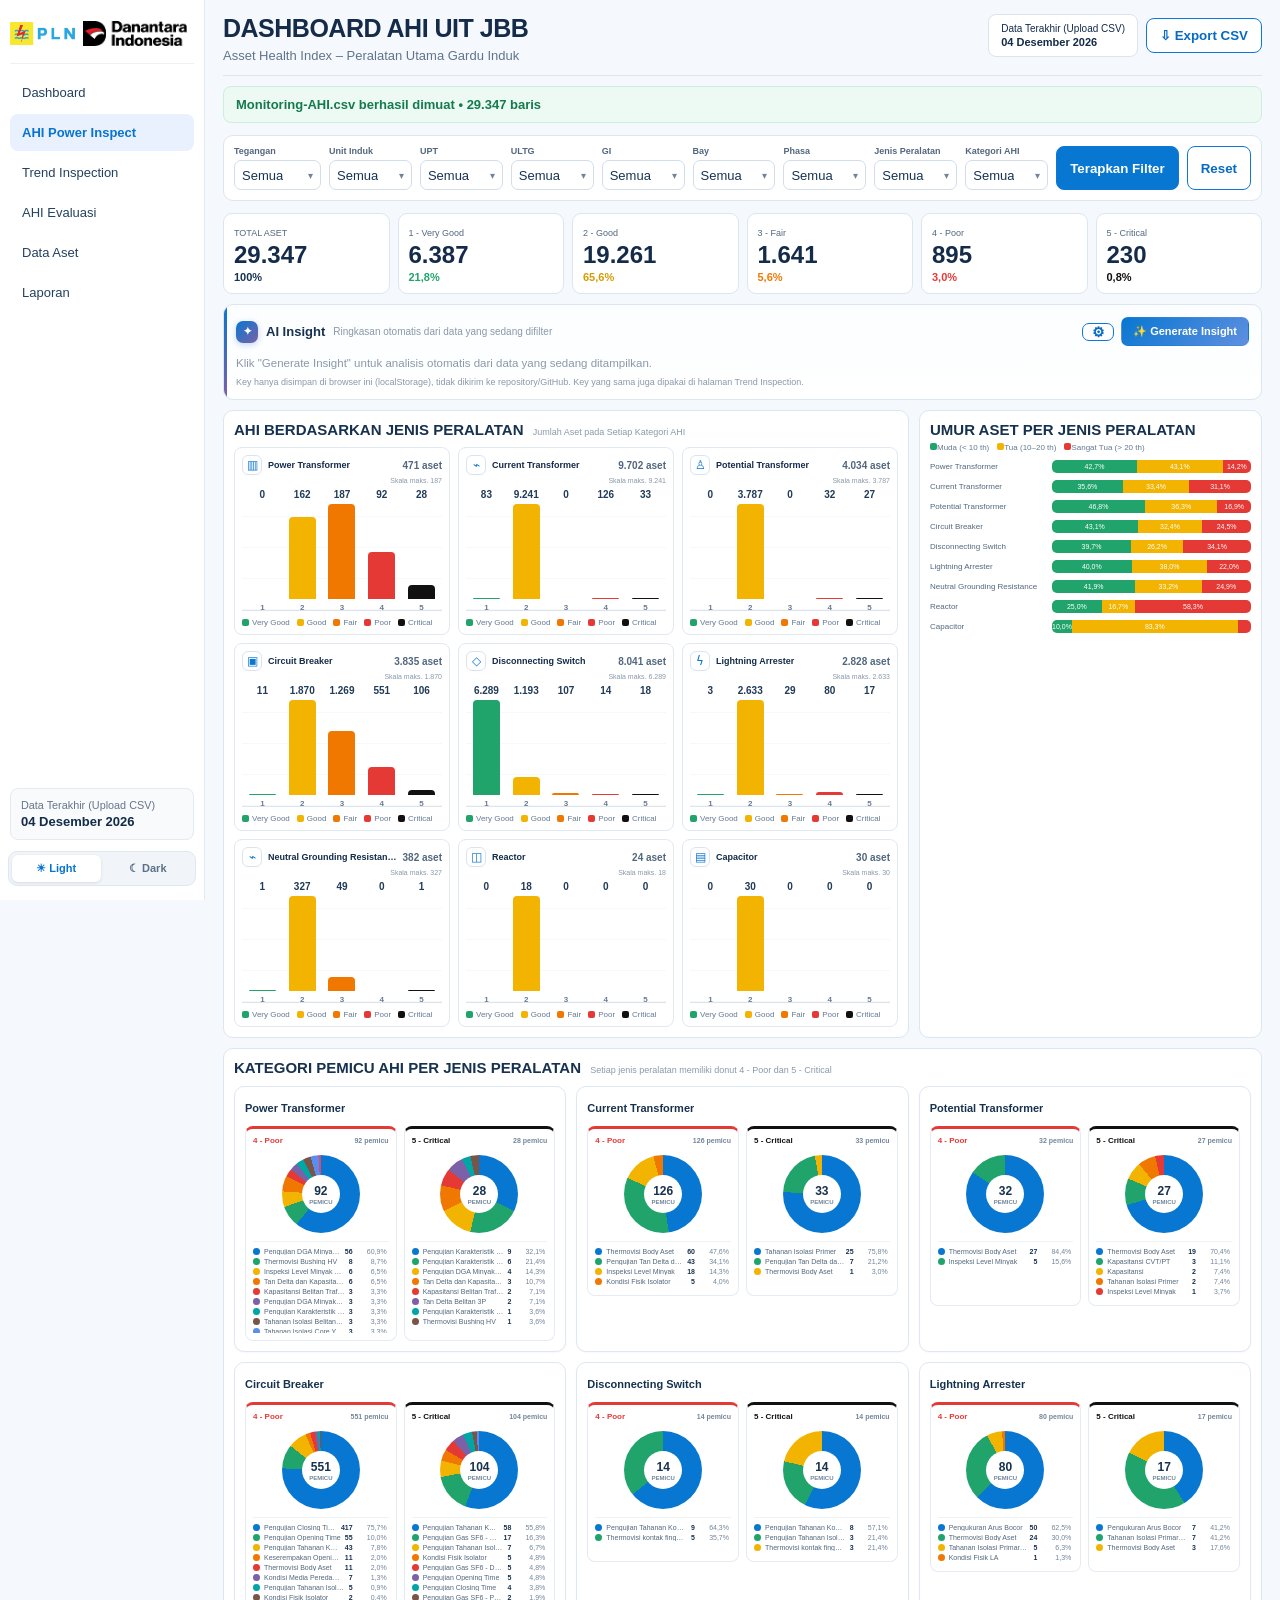
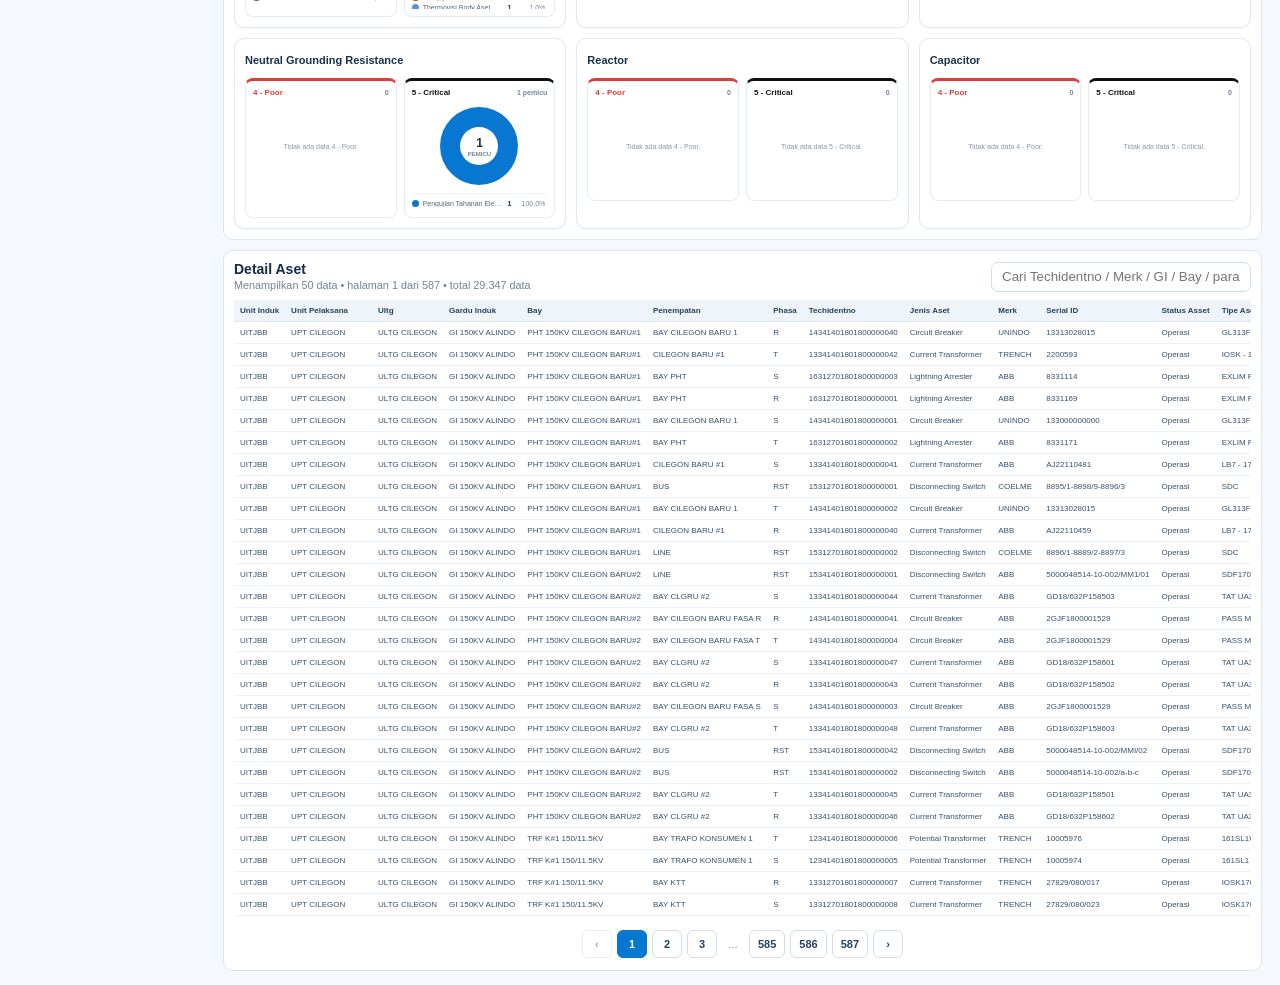
<file: index.html>
<!DOCTYPE html>
<html lang="id">
<head>
<meta charset="UTF-8">
<meta name="viewport" content="width=device-width,initial-scale=1.0">
<title>DASHBOARD AHI UIT JBB</title>
<style>
*{box-sizing:border-box}
body{margin:0;font-family:Inter,Arial,sans-serif;background:#f5f8fc;color:#142b4a;font-size:13px}
.app{display:flex;min-height:100vh}
.sidebar{width:205px;background:#fff;border-right:1px solid #e3eaf2;position:fixed;left:0;top:0;bottom:0;padding:14px 10px;z-index:20}
.logo{height:50px;display:flex;align-items:center;gap:8px;border-bottom:1px solid #edf1f6;margin-bottom:10px;padding-bottom:10px;overflow:hidden}
.logo img:first-child{width:65px;height:31px;object-fit:contain}.logo img:last-child{width:104px;height:30px;object-fit:contain}
.nav a{display:block;padding:11px 12px;border-radius:8px;color:#24415f;text-decoration:none;margin:3px 0}.nav a.active{background:#e8f1fd;color:#0873d1;font-weight:700}
.side-date{position:absolute;bottom:70px;left:10px;right:10px;border:1px solid #e3eaf2;background:#f8fafc;border-radius:8px;padding:10px}.side-date small{display:block;color:#65758a}.side-date b{display:block;margin-top:3px}
main{margin-left:205px;width:calc(100% - 205px);padding:14px 18px}
.header{display:flex;justify-content:space-between;align-items:flex-start;border-bottom:1px solid #dde6ef;padding-bottom:12px}
.brand h1{margin:0;font-size:25px;letter-spacing:-.5px}.brand p{margin:5px 0 0;color:#60748c}
.actions{display:flex;gap:8px;align-items:center}.date{border:1px solid #dbe4ee;background:#fff;border-radius:8px;padding:8px 12px;font-size:10px}.date b{display:block;font-size:11px;margin-top:2px}
.btn{border:1px solid #0d77db;background:#fff;color:#066bc5;border-radius:8px;padding:9px 13px;font-weight:700;cursor:pointer}.btn.primary{background:#0877d1;color:#fff}
.filters{background:#fff;border:1px solid #dce6f0;border-radius:10px;padding:10px;margin:12px 0;display:grid;grid-template-columns:1.05fr 1fr 1fr 1fr 1fr 1fr 1fr 1fr 1fr auto auto;gap:8px}
.filter label{font-size:9px;font-weight:700;color:#53677e;display:block;margin-bottom:4px}.filter select{width:100%;height:30px;border:1px solid #d2ddea;border-radius:7px;background:#fff;color:#173452;padding:0 7px}
.ms{position:relative}.ms-btn{width:100%;height:30px;border:1px solid #d2ddea;border-radius:7px;background:#fff;color:#173452;padding:0 7px;display:flex;align-items:center;justify-content:space-between;gap:4px;cursor:pointer;font:inherit;text-align:left}.ms-label{overflow:hidden;text-overflow:ellipsis;white-space:nowrap}.ms-caret{font-size:10px;color:#73839a}.ms-panel{position:absolute;top:32px;left:0;min-width:100%;width:max-content;max-width:280px;background:#fff;border:1px solid #d2ddea;border-radius:8px;box-shadow:0 6px 20px rgba(20,43,74,.15);z-index:30;padding:6px}.ms-search{width:100%;height:28px;border:1px solid #d2ddea;border-radius:6px;padding:0 7px;margin-bottom:4px}.ms-list{max-height:240px;overflow:auto}.ms-opt{display:flex;align-items:center;gap:6px;padding:4px;border-radius:5px;cursor:pointer;white-space:nowrap}.ms-opt:hover{background:#f2f7fc}.ms-empty{padding:6px;color:#73839a}.ms-foot{border-top:1px solid #edf1f5;margin-top:4px;padding-top:4px;text-align:right}.ms-clear{border:0;background:none;color:#0873d1;font-weight:700;cursor:pointer;font-size:11px}
.kpis{display:grid;grid-template-columns:repeat(6,1fr);gap:8px;margin:10px 0}
.kpi{background:#fff;border:1px solid #dce6f0;border-radius:9px;padding:10px}.kpi small{font-size:9px;color:#53677e}.kpi .num{font-size:24px;font-weight:800;margin-top:2px}.kpi .pct{font-size:11px;font-weight:700;color:#173452;margin-top:2px}
.vg{color:#20a46b!important}.good{color:#d59c00!important}.fair{color:#f07800!important}.poor{color:#e53935!important}.critical{color:#111!important}
.section-grid{display:grid;grid-template-columns:minmax(0,2fr) minmax(330px,1fr);gap:10px}
.panel{background:#fff;border:1px solid #dce6f0;border-radius:10px;padding:10px;min-width:0}
.panel-title{font-size:15px;font-weight:800;color:#17324f}.panel-title span{font-size:9px;font-weight:500;color:#8a99aa;margin-left:5px}
.ahi-grid{display:grid;grid-template-columns:repeat(3,minmax(0,1fr));gap:8px;margin-top:9px}
.ahi-chart-card{border:1px solid #e1e8f0;border-radius:8px;padding:7px;background:#fff;min-width:0}
.ahi-chart-head{display:flex;align-items:center;gap:6px}.ahi-icon{width:20px;height:20px;border:1px solid #dbe4ee;border-radius:6px;display:grid;place-items:center;color:#0877d1;font-size:12px}.ahi-chart-title{font-size:9px;font-weight:800;flex:1;white-space:nowrap;overflow:hidden;text-overflow:ellipsis}.ahi-chart-total{font-size:10px;font-weight:800;color:#52677d}
.ahi-scale{font-size:7px;color:#8998a8;text-align:right;margin:2px 0}
.ahi-bars{display:grid;grid-template-columns:repeat(5,1fr);gap:7px;height:125px;align-items:stretch;padding:3px 4px 0;border-bottom:1px solid #dbe4ed;background:repeating-linear-gradient(to bottom,transparent 0,transparent 30px,#edf1f5 31px)}
.ahi-bar-col{height:100%;display:flex;flex-direction:column;justify-content:flex-end;align-items:center;min-width:0}
.ahi-bar-value{font-size:10px;font-weight:800;color:#213b58;min-height:12px;margin-bottom:3px}.ahi-bar-track{height:95px;width:100%;max-width:27px;display:flex;align-items:flex-end;justify-content:center;overflow:visible}.ahi-bar-fill{width:100%;border-radius:4px 4px 0 0}.ahi-bar-label{font-size:8px;color:#687b91;font-weight:700;margin-top:4px}.ahi-legend{display:flex;gap:7px;flex-wrap:wrap;margin-top:7px;font-size:8px;color:#647990}.ahi-legend span{display:flex;align-items:center;gap:3px}.ahi-legend i{width:7px;height:7px;border-radius:2px;display:inline-block}
.age-legend{display:flex;gap:8px;flex-wrap:wrap;font-size:8px;color:#647990;margin:5px 0 8px}.age-legend i{width:7px;height:7px;border-radius:2px;display:inline-block}
.age-row{display:grid;grid-template-columns:115px 1fr;gap:7px;align-items:center;margin:7px 0}.age-name{font-size:8px;color:#52677d;white-space:nowrap;overflow:hidden;text-overflow:ellipsis}.bar{height:13px;background:#edf2f7;border-radius:5px;overflow:hidden;display:flex}.seg{height:100%;font-size:7px;color:#fff;text-align:center;line-height:13px;overflow:hidden}.young{background:#20a46b}.old{background:#f2b400}.veryold{background:#e53935}
.trigger-panel{margin-top:10px}.trigger-grid{display:grid;grid-template-columns:repeat(2,minmax(0,1fr));gap:8px;margin-top:9px}.trigger-card{border:1px solid #e1e8f0;border-radius:8px;padding:8px;min-width:0}.trigger-head{display:flex;gap:5px;align-items:center}.trigger-title{font-size:9px;font-weight:800;flex:1;white-space:nowrap;overflow:hidden;text-overflow:ellipsis}.trigger-total{font-size:8px;color:#73859a}.trigger-body{display:grid;grid-template-columns:100px 1fr;gap:8px;align-items:center;margin-top:7px}.trigger-donut{width:88px;height:88px;border-radius:50%;position:relative;margin:auto}.trigger-donut:after{content:"";position:absolute;inset:21px;background:#fff;border-radius:50%}.trigger-center{position:absolute;inset:0;z-index:2;display:flex;flex-direction:column;align-items:center;justify-content:center}.trigger-center b{font-size:13px;color:#17324f}.trigger-center span{font-size:6px;color:#71859a}.trigger-legend{max-height:105px;overflow:auto}.trigger-item{display:flex;align-items:center;gap:4px;margin:3px 0;font-size:7px;color:#52677d}.trigger-dot{width:7px;height:7px;border-radius:50%;flex:0 0 7px}.trigger-label{flex:1;white-space:nowrap;overflow:hidden;text-overflow:ellipsis}.trigger-value{font-weight:800;color:#17324f}.trigger-empty{font-size:8px;color:#8a9aac;padding:12px 2px}
.detail{margin-top:10px}.detail-head{display:flex;justify-content:space-between;align-items:center;gap:10px}.detail-head h3{margin:0;font-size:14px}.detail-head small{color:#718399}.search{width:260px;height:30px;border:1px solid #d2ddea;border-radius:7px;padding:0 10px}.pagination{display:flex;align-items:center;justify-content:center;gap:5px;padding:10px 4px 2px;flex-wrap:wrap}.page-btn{min-width:30px;height:28px;padding:0 8px;border:1px solid #d2ddea;background:#fff;color:#24415f;border-radius:6px;cursor:pointer;font-size:11px;font-weight:700}.page-btn:hover{background:#eef6ff;border-color:#9ec9ee}.page-btn.active{background:#0877d1;color:#fff;border-color:#0877d1}.page-btn:disabled{opacity:.45;cursor:default}.page-info{font-size:10px;color:#718399;margin:0 6px}
.table-wrap{overflow:auto;max-height:620px;margin-top:8px}.table{width:100%;border-collapse:collapse;font-size:8px;min-width:1300px}.table th{position:sticky;top:0;background:#eef4fa;color:#24415f;text-align:left;padding:6px;border-bottom:1px solid #dce6f0;white-space:nowrap}.table td{padding:6px;border-bottom:1px solid #edf1f5;white-space:nowrap;color:#38516d}
.status{padding:10px 12px;border-radius:8px;margin:10px 0;display:none;font-weight:700}.status.ok{display:block;background:#edf9f3;color:#147b4d;border:1px solid #cceedd}.status.error{display:block;background:#fff0f0;color:#c62828;border:1px solid #ffd1d1}.status.info{display:block;background:#eef6ff;color:#1769aa;border:1px solid #cfe5fb}
@media(max-width:1250px){.filters{grid-template-columns:repeat(4,minmax(0,1fr))}.kpis{grid-template-columns:repeat(3,1fr)}.section-grid{grid-template-columns:1fr}.ahi-grid{grid-template-columns:repeat(3,1fr)}}
@media(max-width:900px){.sidebar{width:175px}.logo img:first-child{width:58px}.logo img:last-child{width:92px}main{margin-left:175px;width:calc(100% - 175px);padding:10px}.filters{grid-template-columns:repeat(2,1fr)}.kpis{grid-template-columns:repeat(2,1fr)}.ahi-grid,.trigger-grid{grid-template-columns:repeat(2,1fr)}.actions{display:none}}
@media(max-width:600px){.ahi-grid,.trigger-grid{grid-template-columns:1fr}}


/* Kategori pemicu: ringkas, rapi, 3 kolom, Poor/Critical berdampingan */
.trigger-panel{margin-top:10px}
.trigger-grid-perasset{
  display:grid;
  grid-template-columns:repeat(3,minmax(0,1fr));
  gap:10px;
  margin-top:10px;
}
.trigger-asset-card{
  border:1px solid #dfe7f0;
  border-radius:10px;
  background:#fff;
  padding:10px;
  min-width:0;
  box-shadow:0 1px 2px rgba(20,45,70,.03);
}
.trigger-asset-head{
  display:flex;
  align-items:center;
  min-height:22px;
  margin-bottom:7px;
}
.trigger-asset-title{
  font-size:11px;
  font-weight:800;
  color:#17324f;
  white-space:nowrap;
  overflow:hidden;
  text-overflow:ellipsis;
}
.trigger-levels{
  display:grid;
  grid-template-columns:1fr 1fr;
  gap:7px;
}
.trigger-level-card{
  border:1px solid #e5ebf2;
  border-radius:8px;
  padding:7px;
  min-width:0;
  background:#fff;
}
.trigger-level-card.poor-card{border-top:3px solid #e53935}
.trigger-level-card.critical-card{border-top:3px solid #111}
.trigger-level-head{
  display:flex;
  justify-content:space-between;
  align-items:center;
  gap:4px;
  margin-bottom:2px;
}
.trigger-level-title{font-size:8px;font-weight:800}
.poor-card .trigger-level-title{color:#e53935}
.critical-card .trigger-level-title{color:#111}
.trigger-level-total{font-size:7px;color:#73859a;font-weight:800;white-space:nowrap}
.trigger-mini-body{
  display:flex;
  justify-content:center;
  align-items:center;
  min-height:94px;
}
.trigger-donut{
  width:78px;
  height:78px;
  border-radius:50%;
  position:relative;
  margin:4px auto;
}
.trigger-donut:after{
  content:"";
  position:absolute;
  inset:20px;
  background:#fff;
  border-radius:50%;
}
.trigger-center{
  position:absolute;
  inset:0;
  z-index:2;
  display:flex;
  flex-direction:column;
  align-items:center;
  justify-content:center;
}
.trigger-center b{font-size:12px;color:#17324f}
.trigger-center span{font-size:6px;color:#71859a;font-weight:700;margin-top:1px}
.trigger-legend{
  width:100%;
  max-height:92px;
  overflow:auto;
  padding-right:2px;
  border-top:1px solid #f0f3f6;
  padding-top:3px;
}
.trigger-item{
  display:flex;
  align-items:center;
  gap:4px;
  margin:3px 0;
  font-size:7px;
  color:#52677d;
  cursor:help;
}
.trigger-dot{
  width:7px;height:7px;border-radius:50%;flex:0 0 7px
}
.trigger-label{
  flex:1;
  min-width:0;
  white-space:nowrap;
  overflow:hidden;
  text-overflow:ellipsis;
}
.trigger-value{font-weight:800;color:#17324f}
.trigger-pct{color:#73859a;min-width:30px;text-align:right}
.trigger-empty{
  font-size:7px;
  color:#8998a8;
  text-align:center;
  padding:20px 3px;
  min-height:94px;
  display:flex;
  align-items:center;
  justify-content:center;
}
@media(max-width:1150px){
  .trigger-grid-perasset{grid-template-columns:repeat(2,minmax(0,1fr))}
}
@media(max-width:700px){
  .trigger-grid-perasset{grid-template-columns:1fr}
  .trigger-levels{grid-template-columns:1fr 1fr}
}

.ai-panel{background:linear-gradient(180deg,#fbfdff,#fff);border:1px solid #dce6f0;border-radius:10px;padding:12px;margin:10px 0;position:relative;overflow:hidden}
.ai-panel:before{content:"";position:absolute;left:0;top:0;bottom:0;width:3px;background:linear-gradient(180deg,#0877d1,#7b61a8)}
.ai-head{display:flex;justify-content:space-between;align-items:center;gap:10px;flex-wrap:wrap}
.ai-title{display:flex;align-items:center;gap:8px;font-weight:800;font-size:13px;color:#17324f}
.ai-badge{width:22px;height:22px;border-radius:7px;background:linear-gradient(135deg,#0877d1,#7b61a8);color:#fff;display:grid;place-items:center;font-size:11px;flex:0 0 22px;box-shadow:0 2px 6px rgba(11,97,197,.25)}
.ai-title .sub{font-weight:500;color:#8a99aa;font-size:10px}
.ai-actions{display:flex;gap:7px;align-items:center}
.ai-actions button{border:1px solid #0d77db;background:#fff;color:#066bc5;border-radius:7px;padding:7px 11px;font-weight:700;cursor:pointer;font-size:11px}
.ai-actions button.primary{background:linear-gradient(135deg,#0877d1,#5f8fe0);color:#fff;border-color:transparent}
.ai-actions button:disabled{opacity:.55;cursor:wait}
.ai-actions .gear{width:32px;padding:0;border-radius:7px;font-size:14px}
.ai-settings{display:none;margin-top:10px;padding-top:10px;border-top:1px dashed #e3eaf2;gap:8px;grid-template-columns:1fr 1fr auto}
.ai-settings.open{display:grid}
.ai-settings label{font-size:9px;font-weight:800;color:#53677e;display:block;margin-bottom:4px;text-transform:uppercase}
.ai-settings input{width:100%;height:32px;border:1px solid #d2ddea;border-radius:7px;padding:0 9px;font-size:11px}
.ai-settings .save-row{display:flex;align-items:end;gap:6px}
.ai-key-status{font-size:9.5px;color:#5b7796;margin-top:2px;grid-column:1/-1}
.ai-key-status.warn{color:#c62828}
.ai-body{margin-top:11px}
.ai-placeholder{color:#8a99aa;font-size:11.5px}
.ai-error{color:#c62828;font-size:11.5px}
.ai-loading{display:flex;align-items:center;gap:8px;color:#5b7796;font-size:11.5px;padding:2px 0}
.ai-loading .dots{display:inline-flex;gap:3px}
.ai-loading .dots span{width:5px;height:5px;border-radius:50%;background:#0877d1;display:inline-block;animation:aiPulse 1.1s infinite ease-in-out}
.ai-loading .dots span:nth-child(2){animation-delay:.15s}
.ai-loading .dots span:nth-child(3){animation-delay:.3s}
@keyframes aiPulse{0%,80%,100%{opacity:.25;transform:scale(.7)}40%{opacity:1;transform:scale(1)}}
.ai-result-grid{display:grid;grid-template-columns:repeat(3,minmax(0,1fr));gap:9px}
.ai-card{border-radius:9px;padding:9px 10px;min-width:0;border:1px solid}
.ai-card.trend{border-color:#bfe8d3;background:#f4fbf7}
.ai-card.warn{border-color:#f5d0c2;background:#fff8f5}
.ai-card.reco{border-color:#c9dff5;background:#f5f9ff}
.ai-card-head{display:flex;align-items:center;gap:6px;font-weight:800;font-size:9.5px;margin-bottom:6px;letter-spacing:.3px;text-transform:uppercase}
.ai-card.trend .ai-card-head{color:#178a56}
.ai-card.warn .ai-card-head{color:#d1550f}
.ai-card.reco .ai-card-head{color:#0d68b5}
.ai-card-icon{width:17px;height:17px;border-radius:5px;display:grid;place-items:center;font-size:10px;flex:0 0 17px;color:#fff}
.ai-card.trend .ai-card-icon{background:#20a46b}
.ai-card.warn .ai-card-icon{background:#e5622a}
.ai-card.reco .ai-card-icon{background:#0877d1}
.ai-card ul{margin:0;padding-left:14px;font-size:10.5px;line-height:1.55;color:#33475f}
.ai-card ul li{margin:3px 0}
.ai-card .ai-empty{font-size:10px;color:#9aa8b8;font-style:italic}
.ai-fallback{font-size:12px;line-height:1.65;color:#2c435f;white-space:pre-wrap}
.ai-meta{margin-top:8px;font-size:9px;color:#95a3b3}
.ai-note{font-size:9px;color:#8a99aa;margin-top:8px}
@media(max-width:900px){.ai-settings{grid-template-columns:1fr}.ai-result-grid{grid-template-columns:1fr}}
</style>
<link rel="stylesheet" href="theme.css">
<script src="theme.js"></script>
</head>
<body>
<div class="app">
<aside class="sidebar">
  <div class="logo"><img src="pln-logo.webp" alt="PLN"><img src="danantara.png" alt="Danantara"></div>
  <nav class="nav">
    <a>Dashboard</a><a class="active">AHI Power Inspect</a><a href="trend-inspection.html" class="trend-link">Trend Inspection</a><a href="ahi-evaluasi.html">AHI Evaluasi</a><a>Data Aset</a><a>Laporan</a>
  </nav>
  <div class="side-date"><small>Data Terakhir (Upload CSV)</small><b id="sideDate">Memuat...</b></div>
</aside>
<main>
<header class="header">
 <div class="brand"><h1>DASHBOARD AHI UIT JBB</h1><p>Asset Health Index – Peralatan Utama Gardu Induk</p></div>
 <div class="actions"><div class="date">Data Terakhir (Upload CSV)<b id="lastDate">Memuat...</b></div><button class="btn" id="exportBtn">⇩ Export CSV</button></div>
</header>
<div id="status" class="status"></div>
<section class="filters" id="filters"></section>
<section class="kpis" id="kpis"></section>

<section class="panel ai-panel">
 <div class="ai-head">
  <div class="ai-title"><span class="ai-badge">✦</span>AI Insight <span class="sub">Ringkasan otomatis dari data yang sedang difilter</span></div>
  <div class="ai-actions">
   <button class="gear" id="aiSettingsBtn" type="button" title="Pengaturan API Key">⚙</button>
   <button class="primary" id="aiGenerateBtn" type="button">✨ Generate Insight</button>
  </div>
 </div>
 <div class="ai-settings" id="aiSettings">
  <div><label>Groq API Key</label><input type="password" id="aiKeyInput" placeholder="gsk_..." autocomplete="off"></div>
  <div><label>Model ID</label><input type="text" id="aiModelInput" placeholder="qwen/qwen3.8-27b" autocomplete="off"></div>
  <div class="save-row"><button class="btn primary" id="aiSaveBtn" type="button">Simpan</button><button class="btn" id="aiClearBtn" type="button">Hapus</button></div>
  <div class="ai-key-status" id="aiKeyExpiryNote"></div>
 </div>
 <div class="ai-body" id="aiBody"><div class="ai-placeholder">Klik "Generate Insight" untuk analisis otomatis dari data yang sedang ditampilkan.</div></div>
 <div class="ai-note">Key hanya disimpan di browser ini (localStorage), tidak dikirim ke repository/GitHub. Key yang sama juga dipakai di halaman Trend Inspection.</div>
</section>

<section class="section-grid">
 <div class="panel ahi-panel">
  <div class="panel-title">AHI BERDASARKAN JENIS PERALATAN <span>Jumlah Aset pada Setiap Kategori AHI</span></div>
  <div class="ahi-grid" id="ahiCharts"></div>
 </div>
 <div class="panel">
  <div class="panel-title">UMUR ASET PER JENIS PERALATAN</div>
  <div class="age-legend"><span><i style="background:#20a46b"></i>Muda (&lt; 10 th)</span><span><i style="background:#f2b400"></i>Tua (10–20 th)</span><span><i style="background:#e53935"></i>Sangat Tua (&gt; 20 th)</span></div>
  <div id="ageBars"></div>
 </div>
</section>

<section class="panel trigger-panel">
 <div class="panel-title">KATEGORI PEMICU AHI PER JENIS PERALATAN <span>Setiap jenis peralatan memiliki donut 4 - Poor dan 5 - Critical</span></div>
 <div class="trigger-grid-perasset" id="triggerCharts"></div>
</section>

<section class="panel detail">
 <div class="detail-head"><div><h3>Detail Aset</h3><small id="count">Menampilkan 0 data</small></div><input class="search" id="search" placeholder="Cari Techidentno / Merk / GI / Bay / parameter..."></div>
 <div class="table-wrap"><table class="table"><thead id="thead"></thead><tbody id="tbody"></tbody></table></div><div class="pagination" id="pagination"></div>
</section>
</main>
</div>

<script>
/*
  PENTING:
  1. Primary path = relatif ke GitHub Pages.
  2. Fallback = RAW GitHub dengan username/repository yang sama seperti repository pengguna.
  3. Tidak ada perubahan path Monitoring-AHI.csv.
*/
const DATA_URLS=[
  "data/Monitoring-AHI.csv",
  "https://raw.githubusercontent.com/hargiuitjbb16/dashboardahiuitjbb/refs/heads/main/data/Monitoring-AHI.csv"
];


const TRIGGER_MASTER = {
  "Power Transformer":[
    "Thermovisi Bushing HV","Tan Delta dan Kapasitansi Bushing Trafo",
    "Pengujian DGA Minyak Maintank","Pemeriksaan level minyak bushing",
    "Pengujian Karakteristik Minyak Maintank","Tegangan Antar Muka",
    "Tan Delta Belitan 3P","Tahanan Isolasi Belitan dan Index Polarisasi Trafo Tenaga",
    "Tahanan Isolasi Core Yoke","Kapasitansi Belitan Trafo Tenaga","Keasaman",
    "Inspeksi Level Minyak Trafo","Pengujian Karakteristik Minyak OLTC",
    "Pengujian Winding Resistance Trafo","Pengujian Karakteristik Minyak Tubular",
    "Pengujian DGA Minyak Tubular"
  ],
  "Current Transformer":[
    "Pengujian Tan Delta dan Kapasitansi CT","Thermovisi Body Aset",
    "Tahanan Isolasi Primer","Inspeksi Level Minyak"
  ],
  "Potential Transformer":[
    "Pengujian Tan Delta dan Kapasitansi CVT/PT","Thermovisi Body Aset",
    "Pengujian Tan Delta dan Kapasitansi","Tahanan Isolasi Primer",
    "Pengujian Kapasitansi CVT/PT","Inspeksi Level Minyak"
  ],
  "Circuit Breaker":[
    "Pengujian Tahanan Isolasi","Thermovisi Body Aset","Pengujian Closing Time",
    "Pengujian Opening Time","Pengujian Tahanan Kontak","Kondisi Fisik Isolator",
    "Kondisi Media Peredam Busur Api","Pengujian Gas SF6 - Purity",
    "Pengujian Gas SF6 - SO2","Pengujian Gas SF6 - Dew Point",
    "Keserempakan Opening dan Closing Time"
  ],
  "Disconnecting Switch":[
    "Thermovisi kontak finger /pisau","Pengujian Tahanan Kontak Pisau",
    "Pengujian Tahanan Isolasi","Pengujian Tahanan Kontak"
  ],
  "Lightning Arrester":[
    "Tahanan Isolasi Primary Unit","Pengukuran Arus Bocor",
    "Thermovisi Body Aset","Kondisi Fisik LA"
  ],
  "Neutral Grounding Resistance":[
    "Pengujian Tahanan Elemen NGR","Thermovisi Fasa N","Uji Tahanan Isolasi"
  ],
  "Reactor":[],
  "Capacitor":[]
};
const TYPES=["Power Transformer","Current Transformer","Potential Transformer","Circuit Breaker","Disconnecting Switch","Lightning Arrester","Neutral Grounding Resistance","Reactor","Capacitor"];
const TRIGGER_MASTER_LIST=Object.values(TRIGGER_MASTER).flat().sort((x,y)=>y.length-x.length).map(master=>({master,normMaster:norm(master)}));
const AHI=[["1 - Very Good","#20a46b"],["2 - Good","#f2b400"],["3 - Fair","#f07800"],["4 - Poor","#e53935"],["5 - Critical","var(--critical)"]];
const TRIGGER_COLORS=["#0877d1","#20a46b","#f2b400","#f07800","#e53935","#7b61a8","#00a6a6","#64748b","#d14d72","#8c6b43","#5b8def","#2e9d5b"];

let raw=[],filtered=[],search="",currentPage=1;
const PAGE_SIZE=50;

function norm(s){return String(s??"").normalize("NFKC").replace(/^\uFEFF/,"").replace(/\u00a0/g," ").trim().replace(/\s+/g," ").toLowerCase()}
function html(v){return String(v??"").replace(/[&<>"']/g,m=>({"&":"&amp;","<":"&lt;",">":"&gt;",'"':"&quot;","'":"&#39;"}[m]))}
function fmt(n){return Number(n||0).toLocaleString("id-ID")}
function pct(n,t){return t?((n/t)*100).toFixed(1).replace(".",",")+"%":"0,0%"}
function canonical(v){let n=norm(v);return TYPES.find(x=>norm(x)===n)||""}
function valAge(r){let y=Number(String(r["Tahun Buat"]||"").match(/\d{4}/)?.[0]);return y?Math.max(0,new Date().getFullYear()-y):null}
function precomputeDerived(rows){rows.forEach(r=>{r.__type=canonical(r["Jenis Aset"]);r.__ahi=norm(r["AHI"]);r.__age=valAge(r)})}

function parseCSV(t){
 t=t.replace(/^\uFEFF/,"");
 let first=t.split(/\r?\n/).find(x=>x.trim())||"";
 let delim=((first.match(/;/g)||[]).length>(first.match(/,/g)||[]).length)?";":",";
 let rows=[],row=[],cell="",q=false;
 for(let i=0;i<t.length;i++){
   let c=t[i];
   if(c==='"'){if(q&&t[i+1]==='"'){cell+='"';i++}else q=!q}
   else if(c===delim&&!q){row.push(cell);cell=""}
   else if((c=="\n"||c=="\r")&&!q){
     if(c=="\r"&&t[i+1]=="\n")i++;
     row.push(cell);if(row.some(x=>x.trim()))rows.push(row);
     row=[];cell="";
   }else cell+=c;
 }
 if(cell||row.length){row.push(cell);if(row.some(x=>x.trim()))rows.push(row)}
 if(!rows.length)return[];
 let h=rows.shift().map(x=>x.trim());
 return rows.map(r=>Object.fromEntries(h.map((x,i)=>[x,String(r[i]??"").trim()])));
}


// Filter multi-pilih: <select multiple> tersembunyi + dropdown checkbox (.ms) sebagai tampilannya.
function selVals(sel){return sel?sel.multiple?[...sel.selectedOptions].map(o=>o.value).filter(Boolean):(sel.value?[sel.value]:[]):[]}
function msSetup(sel){sel.multiple=true;sel.style.display="none";const w=document.createElement("div");w.className="ms";w.innerHTML='<button type="button" class="ms-btn"><span class="ms-label">Semua</span><span class="ms-caret">▾</span></button><div class="ms-panel" hidden><input type="search" class="ms-search" placeholder="Cari..."><div class="ms-list"></div><div class="ms-foot"><button type="button" class="ms-clear">Bersihkan</button></div></div>';sel.after(w);
 const panel=w.querySelector(".ms-panel"),search=w.querySelector(".ms-search");
 w.querySelector(".ms-btn").onclick=()=>{const open=panel.hidden;document.querySelectorAll(".ms-panel").forEach(p=>p.hidden=true);panel.hidden=!open;if(open){search.value="";msFilterList(w);search.focus()}};
 search.oninput=()=>msFilterList(w);
 w.querySelector(".ms-list").onchange=e=>{const o=sel.options[+e.target.dataset.i];if(!o)return;o.selected=e.target.checked;msLabel(sel);sel.dispatchEvent(new Event("change"))};
 w.querySelector(".ms-clear").onclick=()=>{[...sel.options].forEach(o=>o.selected=false);msRender(sel);sel.dispatchEvent(new Event("change"))};
 msRender(sel)}
function msRender(sel){const w=sel.nextElementSibling;if(!w||!w.classList.contains("ms"))return;w.querySelector(".ms-list").innerHTML=[...sel.options].map((o,i)=>`<label class="ms-opt"><input type="checkbox" data-i="${i}"${o.selected?" checked":""}><span>${html(o.textContent)}</span></label>`).join("")||'<div class="ms-empty">Tidak ada pilihan</div>';msFilterList(w);msLabel(sel)}
function msLabel(sel){const o=[...sel.selectedOptions].filter(x=>x.value),b=sel.nextElementSibling.querySelector(".ms-btn");b.querySelector(".ms-label").textContent=!o.length?"Semua":o.length===1?o[0].textContent:o.length+" dipilih";b.title=o.map(x=>x.textContent).join(", ")}
function msFilterList(w){const q=norm(w.querySelector(".ms-search").value);w.querySelectorAll(".ms-opt").forEach(o=>o.style.display=!q||norm(o.textContent).includes(q)?"":"none")}
document.addEventListener("click",e=>{if(!e.target.closest(".ms"))document.querySelectorAll(".ms-panel").forEach(p=>p.hidden=true)});

function setSelectOptions(sel,values,keep=""){
 if(sel.multiple){const old=new Set(keep||selVals(sel));sel.innerHTML=values.map(v=>`<option value="${html(v)}"${old.has(v)?" selected":""}>${html(v)}</option>`).join("");return msRender(sel)}
 let old=keep||sel.value;
 sel.innerHTML='<option value="">Semua</option>'+values.map(v=>`<option value="${html(v)}">${html(v)}</option>`).join("");
 if(values.includes(old))sel.value=old;
}

function refreshCascades(){
 const s=[...document.querySelectorAll("#filters select")];if(s.length<9)return;
 const ui=s[1],upt=s[2],ultg=s[3],gi=s[4],bay=s[5];

 const opts=(rows,col)=>[...new Set(rows.map(r=>r[col]).filter(Boolean))].sort((a,b)=>a.localeCompare(b,"id"));
 const keep=(rows,sel,col)=>{const v=selVals(sel);return v.length?rows.filter(r=>v.includes(r[col])):rows};
 setSelectOptions(ui,opts(raw,"Unit Induk"));
 let a=keep(raw,ui,"Unit Induk");
 setSelectOptions(upt,opts(a,"Unit Pelaksana"));
 a=keep(a,upt,"Unit Pelaksana");
 setSelectOptions(ultg,opts(a,"Ultg"));
 a=keep(a,ultg,"Ultg");
 setSelectOptions(gi,opts(a,"Gardu Induk"));
 a=keep(a,gi,"Gardu Induk");
 setSelectOptions(bay,opts(a,"Bay"));
}

function buildFilters(){
 const defs=[
  ["Tegangan",[...new Set(raw.map(r=>r["Tegangan"]).filter(Boolean))].sort((a,b)=>(parseFloat(a)||0)-(parseFloat(b)||0)||a.localeCompare(b,"id"))],
  ["Unit Induk",[]],["UPT",[]],["ULTG",[]],["GI",[]],["Bay",[]],
  ["Phasa",[...new Set(raw.map(r=>r["Phasa"]).filter(Boolean))].sort()],
  ["Jenis Peralatan",TYPES],["Kategori AHI",AHI.map(x=>x[0])]
 ];
 const f=document.getElementById("filters");f.innerHTML="";
 defs.forEach((d,i)=>{
   const div=document.createElement("div");div.className="filter";
   const l=document.createElement("label");l.textContent=d[0];
   const sel=document.createElement("select");sel.dataset.key=d[0];
   const vals=d[1],labs=d[2]||vals;
   sel.innerHTML='<option value="">Semua</option>'+vals.map((v,j)=>`<option value="${html(v)}">${html(labs[j]||v)}</option>`).join("");
   div.append(l,sel);f.append(div);
   msSetup(sel);
 });
 const s=[...f.querySelectorAll("select")];
 const b=document.createElement("button");b.className="btn primary";b.textContent="Terapkan Filter";b.onclick=apply;f.append(b);
 const reset=document.createElement("button");reset.className="btn";reset.textContent="Reset";reset.onclick=()=>{
   s.forEach(x=>{[...x.options].forEach(o=>o.selected=false);msRender(x)});refreshCascades();apply();
 };f.append(reset);
 [1,2,3,4].forEach(i=>s[i].addEventListener("change",refreshCascades));
 refreshCascades();
}

function getFilters(){
 const s=[...document.querySelectorAll("#filters select")];
 return {teg:selVals(s[0]),ui:selVals(s[1]),upt:selVals(s[2]),ultg:selVals(s[3]),gi:selVals(s[4]),bay:selVals(s[5]),ph:selVals(s[6]),type:selVals(s[7]),ahi:selVals(s[8]).map(norm)};
}

function apply(){
 currentPage=1;
 const f=getFilters();
 const has=(arr,v)=>!arr.length||arr.includes(v);
 filtered=raw.filter(r=>
   has(f.teg,r["Tegangan"])&&has(f.ui,r["Unit Induk"])&&has(f.upt,r["Unit Pelaksana"])&&
   has(f.ultg,r["Ultg"])&&has(f.gi,r["Gardu Induk"])&&
   has(f.bay,r["Bay"])&&has(f.ph,r["Phasa"])&&
   has(f.type,r.__type??canonical(r["Jenis Aset"]))&&has(f.ahi,r.__ahi??norm(r["AHI"]))
 );
 render();
 if(typeof aiHasResult!=='undefined'&&aiHasResult)aiRenderPlaceholder('Filter diperbarui. Klik "Generate Insight" untuk analisis terbaru sesuai filter saat ini.');
}

function renderKpi(){
 let vals=AHI.map(([n])=>{const nn=norm(n);return filtered.filter(r=>(r.__ahi??norm(r["AHI"]))===nn).length}),total=filtered.length;
 let names=["TOTAL ASET",...AHI.map(x=>x[0])],nums=[total,...vals],cls=["","vg","good","fair","poor","critical"];
 document.getElementById("kpis").innerHTML=names.map((n,i)=>`<div class="kpi"><small>${n}</small><div class="num">${fmt(nums[i])}</div><div class="pct ${cls[i]}">${i===0?"100%":pct(nums[i],total)}</div></div>`).join("");
}

function renderCharts(){
 const icons={"Power Transformer":"▥","Current Transformer":"⌁","Potential Transformer":"♙","Circuit Breaker":"▣","Disconnecting Switch":"◇","Lightning Arrester":"ϟ","Neutral Grounding Resistance":"⌁","Reactor":"◫","Capacitor":"▤"};
 document.getElementById("ahiCharts").innerHTML=TYPES.map(t=>{
   const a=filtered.filter(r=>(r.__type??canonical(r["Jenis Aset"]))===t),total=a.length;
   const counts=AHI.map(([n])=>{const nn=norm(n);return a.filter(r=>(r.__ahi??norm(r["AHI"]))===nn).length});
   const max=Math.max(1,...counts);
   return `<div class="ahi-chart-card">
    <div class="ahi-chart-head"><div class="ahi-icon">${icons[t]||"•"}</div><div class="ahi-chart-title">${html(t)}</div><div class="ahi-chart-total">${fmt(total)} aset</div></div>
    <div class="ahi-scale">Skala maks. ${fmt(max)}</div>
    <div class="ahi-bars">${AHI.map(([name,color],i)=>{
      const h=counts[i]?Math.max(1.5,counts[i]/max*100):0;
      return `<div class="ahi-bar-col"><div class="ahi-bar-value">${fmt(counts[i])}</div><div class="ahi-bar-track"><div class="ahi-bar-fill" style="height:${h}%;background:${color}"></div></div><div class="ahi-bar-label">${name.split(" - ")[0]}</div></div>`;
    }).join("")}</div>
    <div class="ahi-legend">${AHI.map(([name,color])=>`<span><i style="background:${color}"></i>${name.replace(/^\d+\s-\s/,"")}</span>`).join("")}</div>
   </div>`;
 }).join("");
}

function renderAges(){
 document.getElementById("ageBars").innerHTML=TYPES.map(t=>{
  let a=filtered.filter(r=>(r.__type??canonical(r["Jenis Aset"]))===t),n=a.length;
  let c=[a.filter(r=>(r.__age??valAge(r)??0)<10).length,a.filter(r=>(r.__age??valAge(r)??0)>=10&&(r.__age??valAge(r)??0)<=20).length,a.filter(r=>(r.__age??valAge(r)??0)>20).length];
  return `<div class="age-row"><div class="age-name">${html(t)}</div><div class="bar"><div class="seg young" style="width:${n?c[0]/n*100:0}%">${n&&c[0]/n>.08?pct(c[0],n):""}</div><div class="seg old" style="width:${n?c[1]/n*100:0}%">${n&&c[1]/n>.08?pct(c[1],n):""}</div><div class="seg veryold" style="width:${n?c[2]/n*100:0}%">${n&&c[2]/n>.08?pct(c[2],n):""}</div></div></div>`;
 }).join("");
}

function triggerCategory(v){
  let s=String(v??"").replace(/\s+/g," ").trim();
  if(!s) return "";
  // Ambil hanya nama/kategori sebelum nilai pengujian dalam tanda kurung:
  // contoh: "Pengujian Opening Time (62.85, 4 - Poor)" -> "Pengujian Opening Time"
  // contoh: "Tahanan Kontak (224)" -> "Tahanan Kontak"
  const paren=s.indexOf("(");
  if(paren>0) s=s.slice(0,paren).trim();
  s=s.replace(/[,\-–—:;|]+$/,"").trim();
  return s;
}
function ahiLevel(v){
  const s=norm(v);
  if(/^4(\s|-)/.test(s)||s.includes("4 - poor")||s==="poor") return 4;
  if(/^5(\s|-)/.test(s)||s.includes("5 - critical")||s==="critical") return 5;
  return 0;
}
function renderTriggerLevel(level, rows, title, cardClass){
  const map=new Map();
  rows.forEach(r=>{
    const cat=triggerCategory(r["Parameter Pemicu"]);
    if(cat) map.set(cat,(map.get(cat)||0)+1);
  });
  const items=[...map.entries()].sort((a,b)=>b[1]-a[1]||a[0].localeCompare(b[0],"id"));
  const total=items.reduce((sum,x)=>sum+x[1],0);
  const assetCount=rows.length;
  if(!items.length){
    return `<div class="trigger-level-card ${cardClass}">
      <div class="trigger-level-head"><div class="trigger-level-title">${title}</div><div class="trigger-level-total">${fmt(assetCount)} aset</div></div>
      <div class="trigger-mini-body"><div class="trigger-empty">Tidak ada pemicu</div></div>
    </div>`;
  }
  const palette=level===4
    ? ["#e53935","#f07800","#d14d72","#c62828","#8c6b43","#ef6c00","#ad1457","#7b61a8","#64748b","#5b8def"]
    : ["var(--critical)","#263238","#455a64","#37474f","#5d4037","#6d4c41","#546e7a","#795548","#212121","#607d8b"];
  let start=0;
  const stops=items.map((it,i)=>{
    const end=start+(it[1]/total*100);
    const stop=`${palette[i%palette.length]} ${start.toFixed(2)}% ${end.toFixed(2)}%`;
    start=end; return stop;
  }).join(",");
  return `<div class="trigger-level-card ${cardClass}">
    <div class="trigger-level-head"><div class="trigger-level-title">${title}</div><div class="trigger-level-total">${fmt(assetCount)} aset</div></div>
    <div class="trigger-mini-body">
      <div class="trigger-donut" style="background:conic-gradient(${stops})">
        <div class="trigger-center"><b>${fmt(total)}</b><span>PEMICU</span></div>
      </div>
      <div class="trigger-legend">
        ${items.map((it,i)=>`<div class="trigger-item">
          <i class="trigger-dot" style="background:${palette[i%palette.length]}"></i>
          <span class="trigger-label" title="${html(it[0])}">${html(it[0])}</span>
          <span class="trigger-value">${fmt(it[1])}</span>
        </div>`).join("")}
      </div>
    </div>
  </div>`;
}
function renderOneTriggerAsset(type){
  const assetRows=filtered.filter(r=>canonical(r["Jenis Aset"])===type);
  const poor=assetRows.filter(r=>ahiLevel(r["AHI"])===4);
  const critical=assetRows.filter(r=>ahiLevel(r["AHI"])===5);
  return `<div class="trigger-asset-card">
    <div class="trigger-asset-head">
      <div class="trigger-asset-title">${html(type)}</div>
      <div class="trigger-asset-total">${fmt(assetRows.length)} aset</div>
    </div>
    <div class="trigger-levels">
      ${renderTriggerLevel(4,poor,"4 - Poor","poor-card")}
      ${renderTriggerLevel(5,critical,"5 - Critical","critical-card")}
    </div>
  </div>`;
}

function normalizeTriggerCategory(raw){
  let s=String(raw??"").replace(/\s+/g," ").trim();
  if(!s) return "";

  // Buang keterangan hasil/level di belakang.
  s=s.replace(/\s*-\s*\([^)]*(?:critical|poor)[^)]*\)\s*$/i,"").trim();
  s=s.replace(/\s*\([^)]*(?:critical|poor)[^)]*\)\s*$/i,"").trim();

  // Jika ada angka hasil tanpa kata Critical/Poor, buang kurung numeriknya juga.
  s=s.replace(/\s*\([^)]*(?:\d+\s*[,.]?\s*\d*|\d+\s*\/\s*\d+)[^)]*\)\s*$/i,"").trim();

  // Kunci ke master kategori yang sudah disepakati.
  // Longest match mencegah "Pengujian Gas SF6 - Purity/SO2/Dew Point"
  // tergabung menjadi satu kategori.
  const ns=norm(s);
  for(const {master,normMaster:nm} of TRIGGER_MASTER_LIST){
    if(ns===nm || ns.startsWith(nm+" ") || ns.startsWith(nm+" -") || ns.startsWith(nm+"(")){
      return master;
    }
  }

  // Fallback untuk data baru: hapus bagian serial/kode/phase setelah " - ".
  // Kategori yang tidak dikenal tetap satu nama, bukan satu kategori per serial.
  const parts=s.split(/\s+-\s+/).map(x=>x.trim()).filter(Boolean);
  if(parts.length>1){
    const tail=parts.slice(1).join(" ");
    if(/^(?:[A-Z0-9]+[\/._-]?)+$/i.test(tail) || /\b(?:phase|phasa)\b/i.test(tail)){
      s=parts[0];
    }
  }

  return s.replace(/\s{2,}/g," ").replace(/[-_:]+$/,"").trim();
}


function normalizeTriggerName(raw){
  return normalizeTriggerCategory(raw);
}

function triggerLevel(raw){
  const s=String(raw??"").replace(/\s+/g," ").trim();
  if(/\bcritical\b/i.test(s)) return "critical";
  if(/\bpoor\b/i.test(s)) return "poor";
  return "";
}

function renderTriggers(){
  const box=document.getElementById("triggerCharts");
  const palette=["#0877d1","#20a46b","#f2b400","#f07800","#e53935","#7b61a8","#00a6a6","#795548","#5b8def","#d14d72","#2e9d5b","#8c6b43"];

  box.innerHTML=TYPES.map(t=>{
    const rows=filtered.filter(r=>(r.__type??canonical(r["Jenis Aset"]))===t);
    const groups={poor:new Map(),critical:new Map()};

    rows.forEach(r=>{
      const rawp=String(r["Parameter Pemicu"]??"").trim();
      if(!rawp)return;
      const lvl=triggerLevel(rawp);
      const name=normalizeTriggerName(rawp);
      if(lvl&&name)groups[lvl].set(name,(groups[lvl].get(name)||0)+1);
    });

    function donut(level,title,accent){
      const items=[...groups[level].entries()]
        .sort((a,b)=>b[1]-a[1]||a[0].localeCompare(b[0],"id"));
      const total=items.reduce((s,x)=>s+x[1],0);

      if(!items.length){
        return `<div class="trigger-level-card ${level}-card">
          <div class="trigger-level-head">
            <span class="trigger-level-title">${title}</span>
            <span class="trigger-level-total">0</span>
          </div>
          <div class="trigger-empty">Tidak ada data ${title}.</div>
        </div>`;
      }

      let deg=0;
      const slices=items.map((it,i)=>{
        const next=deg+(it[1]/total)*360;
        const seg=`${palette[i%palette.length]} ${deg.toFixed(2)}deg ${next.toFixed(2)}deg`;
        deg=next;
        return seg;
      }).join(",");

      return `<div class="trigger-level-card ${level}-card">
        <div class="trigger-level-head">
          <span class="trigger-level-title">${title}</span>
          <span class="trigger-level-total">${fmt(total)} pemicu</span>
        </div>
        <div class="trigger-mini-body">
          <div class="trigger-donut" style="background:conic-gradient(${slices});cursor:crosshair"
               data-tooltip="${html(title)}">
            <div class="trigger-center"><b>${fmt(total)}</b><span>PEMICU</span></div>
          </div>
        </div>
        <div class="trigger-legend">
          ${items.map((it,i)=>`<div class="trigger-item" title="${html(it[0])}">
            <i class="trigger-dot" style="background:${palette[i%palette.length]}"></i>
            <span class="trigger-label">${html(it[0])}</span>
            <span class="trigger-value">${fmt(it[1])}</span>
            <span class="trigger-pct">${pct(it[1],total)}</span>
          </div>`).join("")}
        </div>
      </div>`;
    }

    return `<article class="trigger-asset-card">
      <div class="trigger-asset-head">
        <div class="trigger-asset-title">${html(t)}</div>
      </div>
      <div class="trigger-levels">
        ${donut("poor","4 - Poor","#e53935")}
        ${donut("critical","5 - Critical","var(--critical)")}
      </div>
    </article>`;
  }).join("");
}


const cols=["Unit Induk","Unit Pelaksana","Ultg","Gardu Induk","Bay","Penempatan","Phasa","Techidentno","Jenis Aset","Merk","Serial ID","Status Asset","Tipe Aset","Tegangan","Tahun Buat","Usia Aset","Kategori Umur","AHI","Parameter Pemicu"];

function renderTable(){
 let q=norm(document.getElementById("search").value);
 let arr=filtered.filter(r=>!q||cols.some(c=>norm(r[c]).includes(q)));
 const totalPages=Math.max(1,Math.ceil(arr.length/PAGE_SIZE));
 currentPage=Math.min(Math.max(1,currentPage),totalPages);
 const start=(currentPage-1)*PAGE_SIZE;
 const pageRows=arr.slice(start,start+PAGE_SIZE);
 const shown=pageRows.length;
 document.getElementById("count").textContent=`Menampilkan ${shown.toLocaleString("id-ID")} data • halaman ${currentPage} dari ${totalPages} • total ${arr.length.toLocaleString("id-ID")} data`;
 document.getElementById("thead").innerHTML="<tr>"+cols.map(c=>`<th>${c}</th>`).join("")+"</tr>";
 document.getElementById("tbody").innerHTML=pageRows.map(r=>"<tr>"+cols.map(c=>`<td>${c==="Usia Aset"?((r.__age??valAge(r))??"—"):html(r[c])}</td>`).join("")+"</tr>").join("")||'<tr><td colspan="19">Tidak ada data.</td></tr>';
 renderPagination(totalPages);
}

function renderPagination(totalPages){
 const box=document.getElementById("pagination");
 if(!box)return;
 if(totalPages<=1){box.innerHTML="";return;}
 const parts=[];
 parts.push(`<button class="page-btn" ${currentPage===1?"disabled":""} onclick="goPage(${currentPage-1})">‹</button>`);
 const pages=[];
 const add=n=>{if(!pages.includes(n))pages.push(n)};
 add(1); add(2); add(3);
 for(let n=currentPage-2;n<=currentPage+2;n++) if(n>=1&&n<=totalPages)add(n);
 add(totalPages-2); add(totalPages-1); add(totalPages);
 pages.sort((a,b)=>a-b);
 let prev=0;
 pages.forEach(n=>{
   if(prev&&n>prev+1) parts.push('<span class="page-info">…</span>');
   parts.push(`<button class="page-btn ${n===currentPage?"active":""}" onclick="goPage(${n})">${n}</button>`);
   prev=n;
 });
 parts.push(`<button class="page-btn" ${currentPage===totalPages?"disabled":""} onclick="goPage(${currentPage+1})">›</button>`);
 box.innerHTML=parts.join("");
}

function goPage(page){
 currentPage=page;
 renderTable();
 document.querySelector(".detail")?.scrollIntoView({behavior:"smooth",block:"start"});
}

function render(){renderKpi();renderCharts();renderAges();renderTriggers();renderTable()}

document.getElementById("search").addEventListener("input",()=>{currentPage=1;renderTable()});

document.getElementById("exportBtn").onclick=()=>{
 const q=norm(document.getElementById("search").value),arr=filtered.filter(r=>!q||cols.some(c=>norm(r[c]).includes(q)));
 const out=cols.join(";")+"\n"+arr.map(r=>cols.map(c=>`"${String(c==="Usia Aset"?((r.__age??valAge(r))??""):r[c]??"").replaceAll('"','""')}"`).join(";")).join("\n");
 const a=document.createElement("a");a.href=URL.createObjectURL(new Blob(["\ufeff"+out],{type:"text/csv"}));a.download="Monitoring-AHI-Export.csv";a.click();
};

const CSV_CACHE_TTL_MS=10*60*1000;
const CSV_CACHE_DB="dashboardCsvCache",CSV_CACHE_STORE="csvCache";
function csvCacheDb(){
 return new Promise((resolve,reject)=>{
  if(!window.indexedDB){reject(Error("no indexedDB"));return}
  const req=indexedDB.open(CSV_CACHE_DB,1);
  req.onupgradeneeded=()=>{req.result.createObjectStore(CSV_CACHE_STORE)};
  req.onsuccess=()=>resolve(req.result);
  req.onerror=()=>reject(req.error);
 });
}
async function getCachedCsv(key){
 try{
  const db=await csvCacheDb();
  return await new Promise(resolve=>{
   const req=db.transaction(CSV_CACHE_STORE,"readonly").objectStore(CSV_CACHE_STORE).get(key);
   req.onsuccess=()=>{const rec=req.result;resolve((rec&&(Date.now()-rec.cachedAt)<=CSV_CACHE_TTL_MS)?rec.text:null)};
   req.onerror=()=>resolve(null);
  });
 }catch(e){return null}
}
async function setCachedCsv(key,text){
 try{
  const db=await csvCacheDb();
  db.transaction(CSV_CACHE_STORE,"readwrite").objectStore(CSV_CACHE_STORE).put({text,cachedAt:Date.now()},key);
 }catch(e){}
}
async function load(){
 const status=document.getElementById("status");
 status.className="status info";status.textContent="Memuat Monitoring-AHI.csv...";
 let lastError="";
 const cached=await getCachedCsv("monitoring-ahi");
 if(cached){
   raw=parseCSV(cached);
   if(raw.length){
     precomputeDerived(raw);
     buildFilters();apply();
     const stamp=new Date().toLocaleDateString("id-ID",{day:"2-digit",month:"long",year:"numeric"});
     document.getElementById("lastDate").textContent=stamp;
     document.getElementById("sideDate").textContent=stamp;
     status.className="status ok";
     status.textContent=`Monitoring-AHI.csv berhasil dimuat • ${fmt(raw.length)} baris (dari cache sesi)`;
     return;
   }
 }
 for(const url of DATA_URLS){
   try{
     const r=await fetch(url+"?v="+Date.now(),{cache:"no-store"});
     if(!r.ok){lastError="HTTP "+r.status+" • "+url;continue}
     const text=await r.text();
     if(text.trim().length<20){lastError="CSV kosong • "+url;continue}
     raw=parseCSV(text);
     if(!raw.length){lastError="CSV tidak memiliki baris data • "+url;continue}
     setCachedCsv("monitoring-ahi",text);
     precomputeDerived(raw);
     buildFilters();apply();
     const stamp=new Date().toLocaleDateString("id-ID",{day:"2-digit",month:"long",year:"numeric"});
     document.getElementById("lastDate").textContent=stamp;
     document.getElementById("sideDate").textContent=stamp;
     status.className="status ok";
     status.textContent=`Monitoring-AHI.csv berhasil dimuat • ${fmt(raw.length)} baris`;
     return;
   }catch(e){lastError=String(e)}
 }
 console.error("Monitoring-AHI.csv:",lastError);
 raw=[];
 buildFilters();apply();
 document.getElementById("lastDate").textContent="CSV belum terbaca";
 document.getElementById("sideDate").textContent="CSV belum terbaca";
 status.className="status error";
 status.textContent="CSV belum dapat dimuat. Pastikan file Monitoring-AHI.csv berada di folder data/.";
}

const $=id=>document.getElementById(id);
const AI_KEY_STORAGE='trendAiGroqKey';
const AI_KEY_EXPIRY_STORAGE='trendAiGroqKeyExpiry';
const AI_MODEL_STORAGE='trendAiGroqModel';
const AI_MODEL_DEFAULT='qwen/qwen3.8-27b';
const AI_KEY_TTL_MS=24*60*60*1000;
let aiHasResult=false;
function aiFormatDuration(ms){const h=Math.floor(ms/3600000),m=Math.floor((ms%3600000)/60000);return h>0?`${h} jam ${m} menit`:`${m} menit`}
function aiKeyStatus(){
 const k=localStorage.getItem(AI_KEY_STORAGE);
 const exp=+localStorage.getItem(AI_KEY_EXPIRY_STORAGE)||0;
 if(!k)return {key:'',expired:false};
 if(Date.now()>exp){localStorage.removeItem(AI_KEY_STORAGE);localStorage.removeItem(AI_KEY_EXPIRY_STORAGE);return {key:'',expired:true}}
 return {key:k,expired:false,remainingMs:exp-Date.now()};
}
function aiGetKey(){return aiKeyStatus().key}
function aiGetModel(){return localStorage.getItem(AI_MODEL_STORAGE)||AI_MODEL_DEFAULT}
function aiRenderPlaceholder(text){$("aiBody").innerHTML=`<div class="ai-placeholder">${html(text)}</div>`;aiHasResult=false}
function aiRenderError(text){$("aiBody").innerHTML=`<div class="ai-error">${html(text)}</div>`;aiHasResult=false}
function aiRenderLoading(){$("aiBody").innerHTML='<div class="ai-loading">AI sedang menganalisis data<span class="dots"><span></span><span></span><span></span></span></div>';aiHasResult=false}
function aiRenderFallback(text){$("aiBody").innerHTML=`<div class="ai-fallback">${html(text)}</div>`;aiHasResult=true}
function aiCardHtml(cls,icon,label,items){
 const body=items&&items.length?('<ul>'+items.map(x=>`<li>${html(x)}</li>`).join('')+'</ul>'):'<div class="ai-empty">Tidak ada catatan.</div>';
 return `<div class="ai-card ${cls}"><div class="ai-card-head"><span class="ai-card-icon">${icon}</span>${label}</div>${body}</div>`;
}
function aiRenderStructured(obj){
 const grid=aiCardHtml('trend','▲','Tren Positif',obj.tren)+aiCardHtml('warn','⚠','Perlu Perhatian',obj.perhatian)+aiCardHtml('reco','➔','Rekomendasi',obj.rekomendasi);
 const time=new Date().toLocaleTimeString('id-ID',{hour:'2-digit',minute:'2-digit'});
 $("aiBody").innerHTML=`<div class="ai-result-grid">${grid}</div><div class="ai-meta">Dibuat pukul ${time} • model ${html(aiGetModel())}</div>`;
 aiHasResult=true;
}
function aiRefreshKeyStatusNote(){
 const el=$("aiKeyExpiryNote");if(!el)return;
 const status=aiKeyStatus();
 if(status.key){el.textContent='Key aktif, berlaku lagi selama '+aiFormatDuration(status.remainingMs)+' (otomatis hilang setelahnya).';el.classList.remove('warn')}
 else if(status.expired){el.textContent='Key sebelumnya sudah kedaluwarsa dan telah dihapus otomatis. Masukkan key baru untuk melanjutkan.';el.classList.add('warn')}
 else{el.textContent='Belum ada key tersimpan. Key akan otomatis kedaluwarsa '+aiFormatDuration(AI_KEY_TTL_MS)+' setelah disimpan.';el.classList.remove('warn')}
}
$("aiSettingsBtn").onclick=()=>{
 const box=$("aiSettings");
 box.classList.toggle('open');
 if(box.classList.contains('open')){$("aiKeyInput").value=aiGetKey();$("aiModelInput").value=aiGetModel();aiRefreshKeyStatusNote()}
};
$("aiSaveBtn").onclick=()=>{
 const k=$("aiKeyInput").value.trim(),m=$("aiModelInput").value.trim();
 if(k){localStorage.setItem(AI_KEY_STORAGE,k);localStorage.setItem(AI_KEY_EXPIRY_STORAGE,String(Date.now()+AI_KEY_TTL_MS))}
 localStorage.setItem(AI_MODEL_STORAGE,m||AI_MODEL_DEFAULT);
 $("aiSettings").classList.remove('open');
 aiRenderPlaceholder(k?('Pengaturan disimpan. Key berlaku '+aiFormatDuration(AI_KEY_TTL_MS)+' sejak sekarang. Klik "Generate Insight" untuk membuat analisis.'):'Pengaturan disimpan. Klik "Generate Insight" untuk membuat analisis.');
};
$("aiClearBtn").onclick=()=>{
 localStorage.removeItem(AI_KEY_STORAGE);localStorage.removeItem(AI_KEY_EXPIRY_STORAGE);localStorage.removeItem(AI_MODEL_STORAGE);
 $("aiKeyInput").value='';$("aiModelInput").value='';
 aiRefreshKeyStatusNote();
 aiRenderPlaceholder('API key dihapus dari browser ini.');
};
function aiBuildSummary(){
 const activeFilters=[...document.querySelectorAll('#filters select')].map(s=>({label:s.dataset.key||'',value:[...s.selectedOptions].filter(o=>o.value).map(o=>o.textContent).join(', ')})).filter(x=>x.value);
 const total=filtered.length;
 const kpi=AHI.map(([n])=>({kategori:n,jumlah:filtered.filter(r=>norm(r["AHI"])===norm(n)).length}));
 const perJenisAset=TYPES.map(t=>{
  const a=filtered.filter(r=>canonical(r["Jenis Aset"])===t);
  if(!a.length)return null;
  const counts=AHI.map(([n])=>a.filter(r=>norm(r["AHI"])===norm(n)).length);
  const ages=[a.filter(r=>(valAge(r)??0)<10).length,a.filter(r=>(valAge(r)??0)>=10&&(valAge(r)??0)<=20).length,a.filter(r=>(valAge(r)??0)>20).length];
  return {jenis:t,total:a.length,kategoriAHI:Object.fromEntries(AHI.map(([n],i)=>[n,counts[i]])),usia:{muda:ages[0],tua:ages[1],sangatTua:ages[2]}};
 }).filter(Boolean);
 const triggerMap=new Map();
 filtered.forEach(r=>{
  const lvl=ahiLevel(r["AHI"]);
  if(lvl!==4&&lvl!==5)return;
  const rawp=String(r["Parameter Pemicu"]??"").trim();
  if(!rawp)return;
  const name=normalizeTriggerName(rawp);
  if(!name)return;
  const key=name+"|"+lvl;
  triggerMap.set(key,(triggerMap.get(key)||0)+1);
 });
 const parameterPemicuTeratas=[...triggerMap.entries()].map(([k,v])=>{const [name,lvl]=k.split("|");return {parameter:name,kategori:lvl==="5"?"5 - Critical":"4 - Poor",jumlah:v}}).sort((a,b)=>b.jumlah-a.jumlah).slice(0,10);
 return {totalAset:total,kpi,perJenisAset,parameterPemicuTeratas,filterAktif:activeFilters};
}
async function generateInsight(){
 const status=aiKeyStatus();
 const key=status.key;
 if(!key){
  aiRenderPlaceholder(status.expired?('API key Groq sudah kedaluwarsa (berlaku '+aiFormatDuration(AI_KEY_TTL_MS)+') dan otomatis dihapus. Klik ikon ⚙ untuk memasukkan API key lagi.'):'Belum ada API key Groq. Klik ikon ⚙ untuk memasukkan API key terlebih dahulu.');
  $("aiSettings").classList.add('open');
  aiRefreshKeyStatusNote();
  $("aiKeyInput").focus();
  return;
 }
 const btn=$("aiGenerateBtn");
 btn.disabled=true;btn.textContent='⏳ Menganalisis...';
 aiRenderLoading();
 try{
  const summary=aiBuildSummary();
  const res=await fetch('https://api.groq.com/openai/v1/chat/completions',{
   method:'POST',
   headers:{'Content-Type':'application/json','Authorization':'Bearer '+key},
   body:JSON.stringify({
    model:aiGetModel(),
    temperature:0.3,
    messages:[
     {role:'system',content:'Anda adalah asisten analisis untuk Dashboard AHI (Asset Health Index) Peralatan Utama Gardu Induk PLN. Data yang diberikan sudah memiliki kategori AHI final per aset (1-Very Good, 2-Good, 3-Fair, 4-Poor, 5-Critical) beserta rincian per jenis peralatan, distribusi usia (Muda <10th, Tua 10-20th, Sangat Tua >20th), dan parameter pemicu untuk aset kategori Poor/Critical. Balas HANYA dengan JSON valid, tanpa markdown dan tanpa teks lain di luar JSON, persis bentuk ini: {"tren":["poin singkat"],"perhatian":["poin singkat"],"rekomendasi":["poin singkat"]}. Maksimal 4 poin per array, masing-masing satu kalimat pendek dan padat dalam Bahasa Indonesia. "tren" = jenis peralatan/kondisi yang mayoritas Very Good/Good; "perhatian" = jenis peralatan dengan proporsi Poor/Critical tinggi, aset yang sudah Sangat Tua, atau parameter pemicu yang paling sering muncul (array kosong jika tidak ada); "rekomendasi" = saran tindak lanjut inspeksi/pemeliharaan berdasarkan parameter pemicu yang teridentifikasi. Jangan mengarang parameter atau angka yang tidak ada di data yang diberikan. Tulis sebagai teks polos tanpa markdown.'},
     {role:'user',content:'Berikut ringkasan data AHI yang sedang difilter pada dashboard:\n\n'+JSON.stringify(summary,null,2)+'\n\nBuatkan ringkasan insight teknisnya sebagai JSON sesuai instruksi.'}
    ]
   })
  });
  if(!res.ok){
   const errText=await res.text().catch(()=>'');
   throw new Error('HTTP '+res.status+(errText?(' • '+errText.slice(0,200)):''));
  }
  const data=await res.json();
  let text=data.choices?.[0]?.message?.content?.trim();
  if(!text)throw new Error('Respons AI kosong');
  let parsed=null;
  try{
   const s=text.indexOf('{'),e=text.lastIndexOf('}');
   const jsonStr=(s>=0&&e>s)?text.slice(s,e+1):text;
   const obj=JSON.parse(jsonStr);
   if(obj&&(Array.isArray(obj.tren)||Array.isArray(obj.perhatian)||Array.isArray(obj.rekomendasi))){
    parsed={tren:obj.tren||[],perhatian:obj.perhatian||[],rekomendasi:obj.rekomendasi||[]};
   }
  }catch(_e){}
  if(parsed){
   aiRenderStructured(parsed);
  }else{
   const clean=text.replace(/\*\*(.*?)\*\*/g,'$1').replace(/\*(.*?)\*/g,'$1').replace(/^#{1,6}\s*/gm,'');
   aiRenderFallback(clean);
  }
 }catch(e){
  console.error('AI insight error:',e);
  aiRenderError('Gagal membuat insight: '+String(e.message||e)+'. Periksa API key/model, atau koneksi ke Groq.');
 }finally{
  btn.disabled=false;btn.textContent='✨ Generate Insight';
 }
}
$("aiGenerateBtn").onclick=generateInsight;

load();
</script>
</body>
</html>
</file>
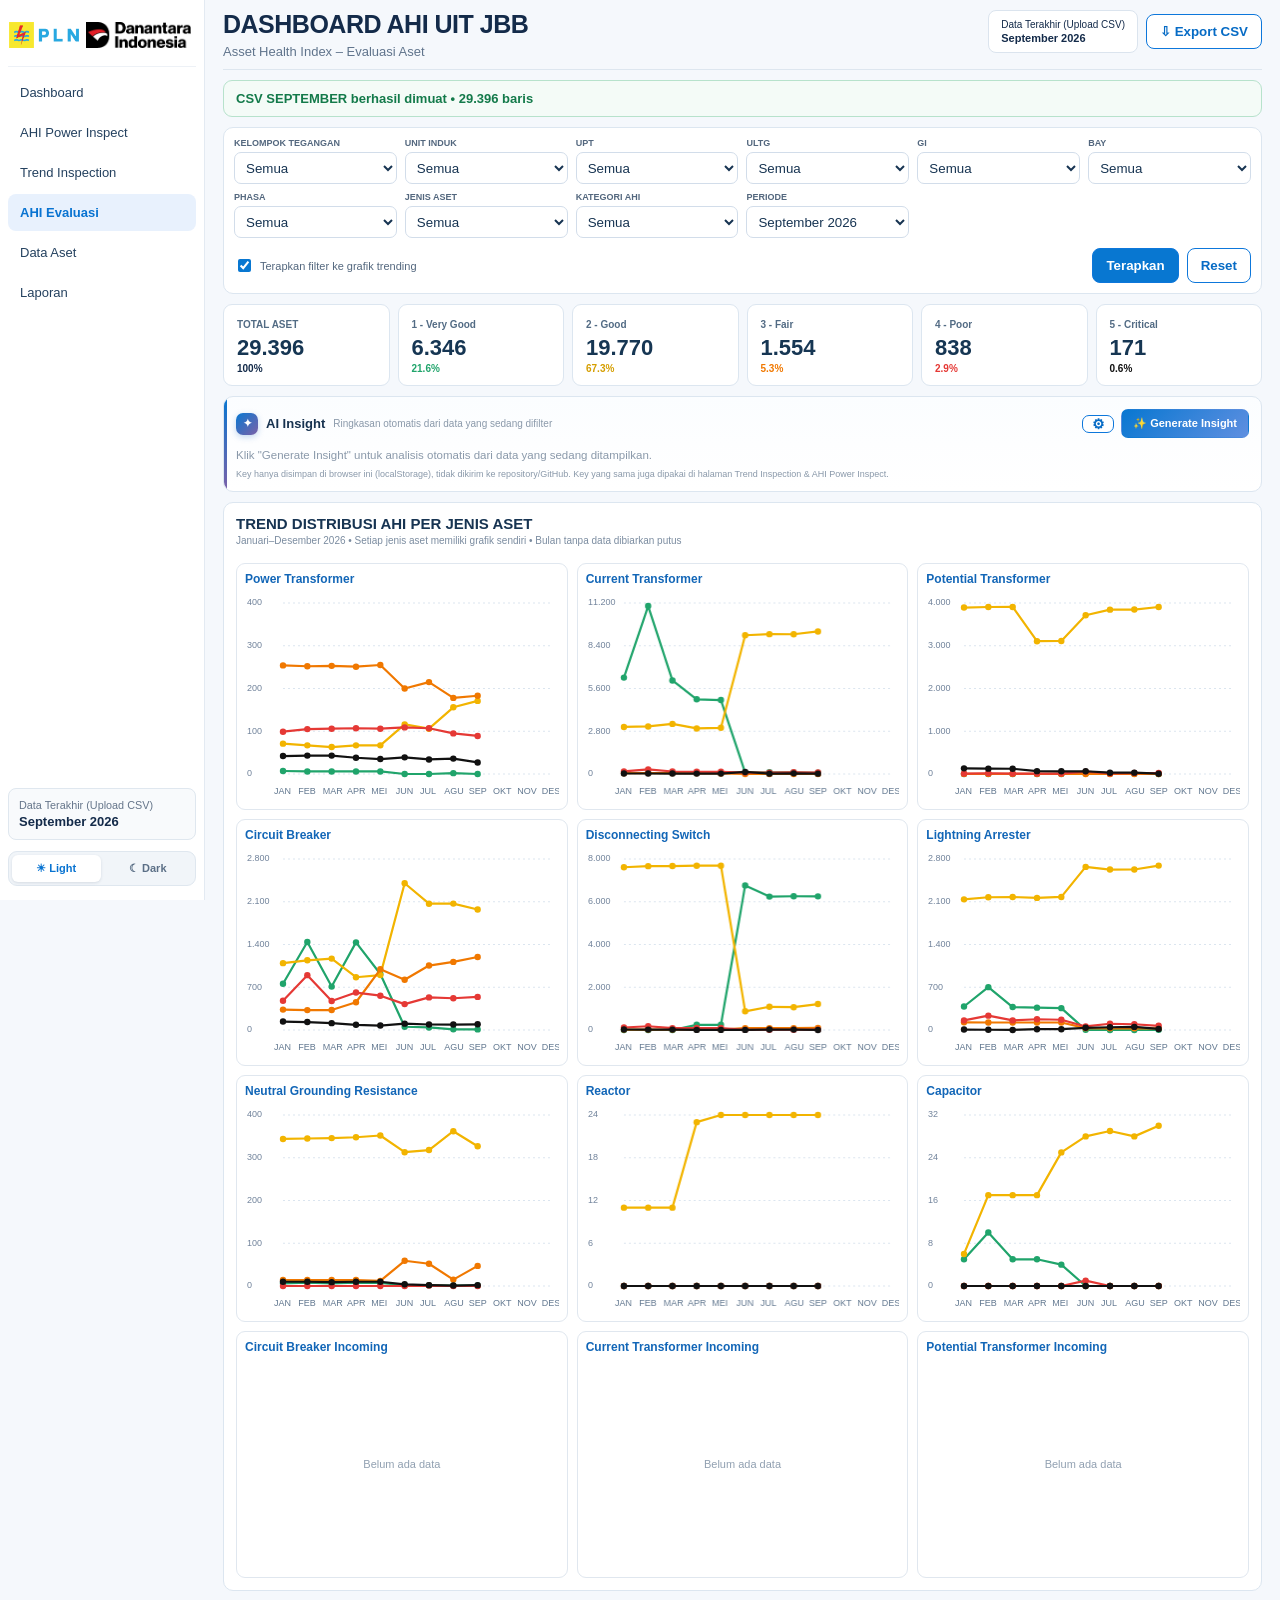
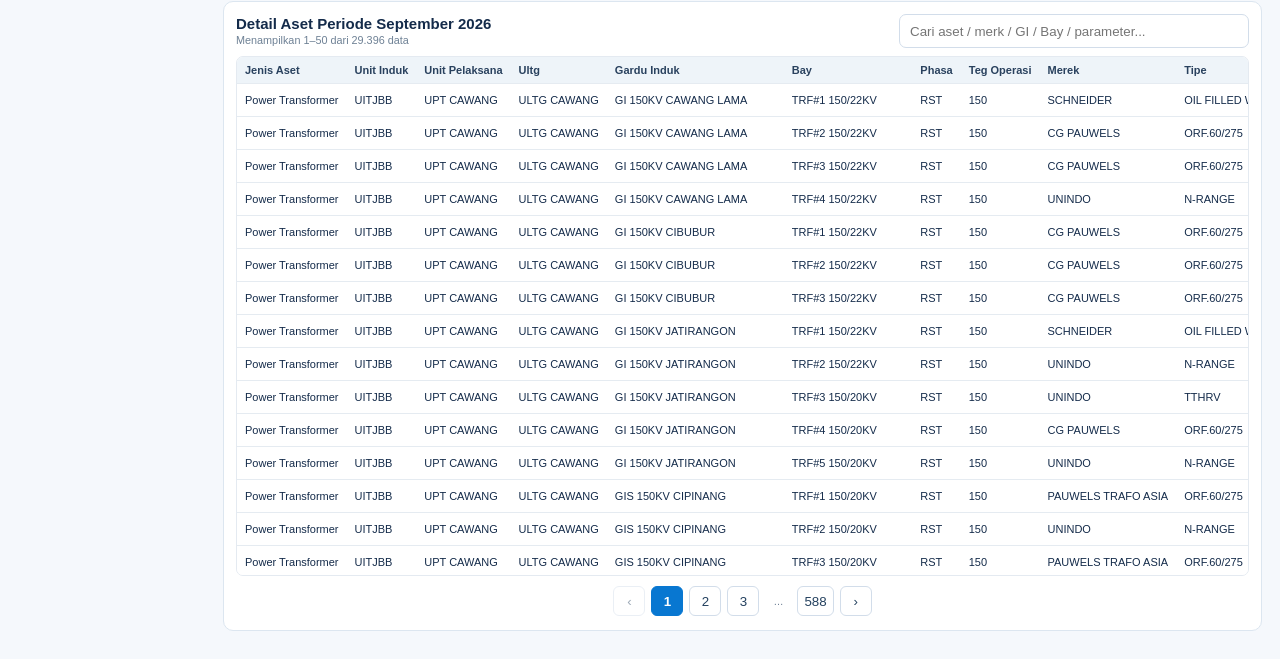
<file: ahi-evaluasi.html>
<!DOCTYPE html>
<html lang="id">
<head>
<meta charset="UTF-8">
<meta name="viewport" content="width=device-width,initial-scale=1">
<title>AHI Evaluasi — DASHBOARD AHI UIT JBB</title>
<style>
*{box-sizing:border-box}
body{margin:0;background:#f5f8fc;color:#142b4a;font-family:Inter,Segoe UI,Arial,sans-serif;font-size:13px}
.app{display:flex;min-height:100vh}
.sidebar{width:205px;background:#fff;border-right:1px solid #e3eaf2;position:fixed;left:0;top:0;bottom:0;padding:10px 8px;z-index:20}
.logo{height:57px;display:flex;align-items:center;gap:7px;border-bottom:1px solid #edf1f6;margin-bottom:7px;padding:4px 1px 10px;overflow:hidden}
.logo img:first-child{width:70px;height:35px;object-fit:contain}
.logo img:last-child{width:105px;height:34px;object-fit:contain}
.nav a{display:block;padding:11px 12px;border-radius:8px;color:#24415f;text-decoration:none;margin:3px 0}
.nav a.active{background:#e8f1fd;color:#0873d1;font-weight:700}
.nav a:hover{background:#f2f7fc}
.side-date{position:absolute;bottom:18px;left:8px;right:8px;border:1px solid #dfe7ef;background:#f8fafc;border-radius:8px;padding:10px}
.side-date small{display:block;color:#65758a}
.side-date b{display:block;margin-top:3px}
main{margin-left:205px;width:calc(100% - 205px);padding:10px 18px 28px}
.header{display:flex;justify-content:space-between;align-items:flex-start;border-bottom:1px solid #dde6ef;padding-bottom:10px}
.brand h1{margin:0;font-size:25px;letter-spacing:-.5px}
.brand p{margin:5px 0 0;color:#60748c}
.actions{display:flex;gap:8px;align-items:center}
.date{border:1px solid #dbe4ee;background:#fff;border-radius:8px;padding:8px 12px;font-size:10px}
.date b{display:block;font-size:11px;margin-top:2px}
.btn{border:1px solid #0d77db;background:#fff;color:#066bc5;border-radius:8px;padding:9px 13px;font-weight:700;cursor:pointer}
.btn.primary{background:#0877d1;color:#fff}
.btn:disabled{opacity:.55;cursor:wait}

.status{display:none;background:#fff;border:1px solid #dce6f0;border-radius:9px;padding:10px 12px;margin:10px 0;font-weight:700}
.status.error{display:block;color:#b42318;background:#fff8f7;border-color:#f1b8b2}
.status.ok{display:block;color:#137a4a;background:#f4fbf7;border-color:#b7e2cc}
.status.info{display:block;color:#315a80;background:#f7fbff}

.filters{background:#fff;border:1px solid #dce6f0;border-radius:10px;padding:10px;margin:10px 0;display:grid;grid-template-columns:repeat(6,minmax(0,1fr));gap:8px}
.filter label{font-size:9px;font-weight:800;color:#53677e;display:block;margin-bottom:4px;text-transform:uppercase}
.filter select{width:100%;height:32px;border:1px solid #d2ddea;border-radius:7px;background:#fff;color:#173452;padding:0 7px}
.filter-actions{grid-column:1/-1;display:flex;gap:8px;align-items:center;padding-top:2px}
.filter-actions .check{display:flex;align-items:center;gap:6px;font-size:11px;color:#53677e;margin-right:auto}
.filter-actions input{accent-color:#0877d1}

.kpis{display:grid;grid-template-columns:repeat(6,minmax(0,1fr));gap:8px;margin:10px 0}
.kpi{background:#fff;border:1px solid #dce6f0;border-radius:9px;padding:11px 13px}
.kpi small{font-size:10px;color:#526b84;font-weight:700}
.kpi .num{font-size:22px;font-weight:800;margin-top:4px;color:#163653}
.kpi .pct{font-size:10px;font-weight:800;margin-top:2px}
.vg{color:#20a46b}.good{color:#d59e00}.fair{color:#f07800}.poor{color:#e53935}.critical{color:#111}

.panel{background:#fff;border:1px solid #dce6f0;border-radius:10px;padding:12px;margin-top:10px;min-width:0}
.panel-title{font-size:15px;font-weight:800;color:#173452}
.panel-sub{font-size:10px;color:#7b8ca0;margin-top:3px}
.trend-panel{overflow:hidden}
.chart-grid{display:grid;grid-template-columns:repeat(3,minmax(0,1fr));gap:9px;margin-top:10px}
.asset-chart{border:1px solid #e0e7ef;border-radius:9px;padding:8px;min-width:0;overflow:hidden;background:#fff}
.asset-chart h3{margin:0 0 5px;font-size:12px;color:#1266b7}
.asset-chart canvas{width:100%;height:210px;display:block}
.legend{display:flex;justify-content:flex-end;gap:10px;flex-wrap:wrap;font-size:10px;margin-top:7px;color:#405a73}
.legend span{display:inline-flex;align-items:center;gap:4px}
.legend i{width:8px;height:8px;border-radius:50%;display:inline-block}
.empty-chart{height:210px;display:flex;align-items:center;justify-content:center;color:#91a0b1;font-size:11px}
.chart-tooltip{position:fixed;display:none;z-index:9999;pointer-events:none;background:#142b4a;color:#fff;border-radius:7px;padding:7px 9px;font-size:10px;line-height:1.45;box-shadow:0 4px 18px rgba(0,0,0,.18);white-space:nowrap}.chart-crosshair{position:fixed;display:none;z-index:9998;pointer-events:none;width:1px;background:#8da1b6;opacity:.65}

.detail-head{display:flex;justify-content:space-between;align-items:center;gap:10px}
.detail-head h3{margin:0;font-size:15px}
.detail-head small{color:#6e8195}
.search{width:350px;height:34px;border:1px solid #d2ddea;border-radius:7px;padding:0 10px}
.table-wrap{overflow:auto;max-height:520px;margin-top:8px;border:1px solid #e4eaf1;border-radius:7px}
table{border-collapse:separate;border-spacing:0;width:100%;min-width:1550px;font-size:11px}
th,td{padding:7px 8px;border-bottom:1px solid #e5ebf1;white-space:nowrap;text-align:left;background:#fff}
th{background:#eef4f9;color:#29415e;font-weight:800;position:sticky;top:0;z-index:5}
.badge{padding:3px 6px;border-radius:4px;font-weight:800;display:inline-block}
.c1{background:#20a46b;color:#fff}.c2{background:#f2b400;color:#17233b}.c3{background:#f07800;color:#fff}.c4{background:#e53935;color:#fff}.c5{background:#111;color:#fff}

.loading{opacity:.6;pointer-events:none}
.pagination{display:flex;align-items:center;justify-content:center;gap:6px;padding:10px 0 2px}.pagination button{min-width:32px;height:30px;border:1px solid #d2ddea;background:#fff;border-radius:6px;color:#24415f;cursor:pointer}.pagination button.active{background:#0877d1;color:#fff;border-color:#0877d1;font-weight:800}.pagination button:disabled{opacity:.45;cursor:not-allowed}.page-info{font-size:10px;color:#64788f;margin:0 8px}
@media(max-width:1250px){
 .filters{grid-template-columns:repeat(4,minmax(0,1fr))}
 .kpis{grid-template-columns:repeat(3,minmax(0,1fr))}
 .chart-grid{grid-template-columns:repeat(2,minmax(0,1fr))}
}
@media(max-width:850px){
 .sidebar{width:175px}.logo img:first-child{width:58px}.logo img:last-child{width:92px}
 main{margin-left:175px;width:calc(100% - 175px);padding:10px}
 .filters{grid-template-columns:repeat(2,minmax(0,1fr))}
 .chart-grid{grid-template-columns:1fr}.kpis{grid-template-columns:repeat(2,minmax(0,1fr))}
 .actions{display:none}.search{width:240px}
}
.ai-panel{background:linear-gradient(180deg,#fbfdff,#fff);border:1px solid #dce6f0;border-radius:10px;padding:12px;margin:10px 0;position:relative;overflow:hidden}
.ai-panel:before{content:"";position:absolute;left:0;top:0;bottom:0;width:3px;background:linear-gradient(180deg,#0877d1,#7b61a8)}
.ai-head{display:flex;justify-content:space-between;align-items:center;gap:10px;flex-wrap:wrap}
.ai-title{display:flex;align-items:center;gap:8px;font-weight:800;font-size:13px;color:#17324f}
.ai-badge{width:22px;height:22px;border-radius:7px;background:linear-gradient(135deg,#0877d1,#7b61a8);color:#fff;display:grid;place-items:center;font-size:11px;flex:0 0 22px;box-shadow:0 2px 6px rgba(11,97,197,.25)}
.ai-title .sub{font-weight:500;color:#8a99aa;font-size:10px}
.ai-actions{display:flex;gap:7px;align-items:center}
.ai-actions button{border:1px solid #0d77db;background:#fff;color:#066bc5;border-radius:7px;padding:7px 11px;font-weight:700;cursor:pointer;font-size:11px}
.ai-actions button.primary{background:linear-gradient(135deg,#0877d1,#5f8fe0);color:#fff;border-color:transparent}
.ai-actions button:disabled{opacity:.55;cursor:wait}
.ai-actions .gear{width:32px;padding:0;border-radius:7px;font-size:14px}
.ai-settings{display:none;margin-top:10px;padding-top:10px;border-top:1px dashed #e3eaf2;gap:8px;grid-template-columns:1fr 1fr auto}
.ai-settings.open{display:grid}
.ai-settings label{font-size:9px;font-weight:800;color:#53677e;display:block;margin-bottom:4px;text-transform:uppercase}
.ai-settings input{width:100%;height:32px;border:1px solid #d2ddea;border-radius:7px;padding:0 9px;font-size:11px}
.ai-settings .save-row{display:flex;align-items:end;gap:6px}
.ai-key-status{font-size:9.5px;color:#5b7796;margin-top:2px;grid-column:1/-1}
.ai-key-status.warn{color:#c62828}
.ai-body{margin-top:11px}
.ai-placeholder{color:#8a99aa;font-size:11.5px}
.ai-error{color:#c62828;font-size:11.5px}
.ai-loading{display:flex;align-items:center;gap:8px;color:#5b7796;font-size:11.5px;padding:2px 0}
.ai-loading .dots{display:inline-flex;gap:3px}
.ai-loading .dots span{width:5px;height:5px;border-radius:50%;background:#0877d1;display:inline-block;animation:aiPulse 1.1s infinite ease-in-out}
.ai-loading .dots span:nth-child(2){animation-delay:.15s}
.ai-loading .dots span:nth-child(3){animation-delay:.3s}
@keyframes aiPulse{0%,80%,100%{opacity:.25;transform:scale(.7)}40%{opacity:1;transform:scale(1)}}
.ai-result-grid{display:grid;grid-template-columns:repeat(3,minmax(0,1fr));gap:9px}
.ai-card{border-radius:9px;padding:9px 10px;min-width:0;border:1px solid}
.ai-card.trend{border-color:#bfe8d3;background:#f4fbf7}
.ai-card.warn{border-color:#f5d0c2;background:#fff8f5}
.ai-card.reco{border-color:#c9dff5;background:#f5f9ff}
.ai-card-head{display:flex;align-items:center;gap:6px;font-weight:800;font-size:9.5px;margin-bottom:6px;letter-spacing:.3px;text-transform:uppercase}
.ai-card.trend .ai-card-head{color:#178a56}
.ai-card.warn .ai-card-head{color:#d1550f}
.ai-card.reco .ai-card-head{color:#0d68b5}
.ai-card-icon{width:17px;height:17px;border-radius:5px;display:grid;place-items:center;font-size:10px;flex:0 0 17px;color:#fff}
.ai-card.trend .ai-card-icon{background:#20a46b}
.ai-card.warn .ai-card-icon{background:#e5622a}
.ai-card.reco .ai-card-icon{background:#0877d1}
.ai-card ul{margin:0;padding-left:14px;font-size:10.5px;line-height:1.55;color:#33475f}
.ai-card ul li{margin:3px 0}
.ai-card .ai-empty{font-size:10px;color:#9aa8b8;font-style:italic}
.ai-fallback{font-size:12px;line-height:1.65;color:#2c435f;white-space:pre-wrap}
.ai-meta{margin-top:8px;font-size:9px;color:#95a3b3}
.ai-note{font-size:9px;color:#8a99aa;margin-top:8px}
@media(max-width:900px){.ai-settings{grid-template-columns:1fr}.ai-result-grid{grid-template-columns:1fr}}
</style>
<link rel="stylesheet" href="theme.css">
<script src="theme.js"></script>
</head>
<body>
<div class="app">
<aside class="sidebar">
  <div class="logo">
    <img src="assets/pln-logo.webp" alt="PLN">
    <img src="assets/danantara.png" alt="Danantara">
  </div>
  <nav class="nav">
    <a>Dashboard</a>
    <a href="index.html">AHI Power Inspect</a>
    <a href="trend-inspection.html" class="trend-link">Trend Inspection</a>
    <a class="active" href="ahi-evaluasi.html">AHI Evaluasi</a>
    <a href="#">Data Aset</a>
    <a href="#">Laporan</a>
  </nav>
  <div class="side-date"><small>Data Terakhir (Upload CSV)</small><b id="sideDate">Memuat...</b></div>
</aside>

<main>
<header class="header">
  <div class="brand"><h1>DASHBOARD AHI UIT JBB</h1><p>Asset Health Index – Evaluasi Aset</p></div>
  <div class="actions">
    <div class="date">Data Terakhir (Upload CSV)<b id="lastDate">Memuat...</b></div>
    <button class="btn" id="exportBtn">⇩ Export CSV</button>
  </div>
</header>

<div id="status" class="status"></div>
<section class="filters" id="filters"></section>
<section class="kpis" id="kpis"></section>

<section class="panel ai-panel">
 <div class="ai-head">
  <div class="ai-title"><span class="ai-badge">✦</span>AI Insight <span class="sub">Ringkasan otomatis dari data yang sedang difilter</span></div>
  <div class="ai-actions">
   <button class="gear" id="aiSettingsBtn" type="button" title="Pengaturan API Key">⚙</button>
   <button class="primary" id="aiGenerateBtn" type="button">✨ Generate Insight</button>
  </div>
 </div>
 <div class="ai-settings" id="aiSettings">
  <div><label>Groq API Key</label><input type="password" id="aiKeyInput" placeholder="gsk_..." autocomplete="off"></div>
  <div><label>Model ID</label><input type="text" id="aiModelInput" placeholder="qwen/qwen3.8-27b" autocomplete="off"></div>
  <div class="save-row"><button class="btn primary" id="aiSaveBtn" type="button">Simpan</button><button class="btn" id="aiClearBtn" type="button">Hapus</button></div>
  <div class="ai-key-status" id="aiKeyExpiryNote"></div>
 </div>
 <div class="ai-body" id="aiBody"><div class="ai-placeholder">Klik "Generate Insight" untuk analisis otomatis dari data yang sedang ditampilkan.</div></div>
 <div class="ai-note">Key hanya disimpan di browser ini (localStorage), tidak dikirim ke repository/GitHub. Key yang sama juga dipakai di halaman Trend Inspection &amp; AHI Power Inspect.</div>
</section>

<section class="panel trend-panel">
  <div class="panel-title">TREND DISTRIBUSI AHI PER JENIS ASET</div>
  <div class="panel-sub">Januari–Desember 2026 • Setiap jenis aset memiliki grafik sendiri • Bulan tanpa data dibiarkan putus</div>
  <div class="legend" id="legend"></div>
  <div class="chart-grid" id="chartGrid"></div>
</section>

<section class="panel detail">
  <div class="detail-head">
    <div><h3>Detail Aset Periode <span id="periodTitle">Januari 2026</span></h3><small id="count">Memuat data...</small></div>
    <input class="search" id="search" placeholder="Cari aset / merk / GI / Bay / parameter...">
  </div>
  <div class="table-wrap"><table><thead id="thead"></thead><tbody id="tbody"></tbody></table></div>
</section>
</main>
</div>

<script>
const BASE_RAW="https://raw.githubusercontent.com/hargiuitjbb16/dashboardahiuitjbb/refs/heads/main/data/evaluasi/";
const MONTHS=["Januari","Februari","Maret","April","Mei","Juni","Juli","Agustus","September","Oktober","November","Desember"];
const MONTH_FILES={
  Juni:"AHI_EVAL_JUNI.csv",Juli:"AHI_EVAL_JULI.csv",Agustus:"AHI_EVAL_AGUSTUS.csv",
  September:"AHI_EVAL_SEPTEMBER.csv",Oktober:"AHI_EVAL_OKTOBER.csv",November:"AHI_EVAL_NOVEMBER.csv",Desember:"AHI_EVAL_DESEMBER.csv"
};
const TYPES=["Power Transformer","Current Transformer","Potential Transformer","Circuit Breaker","Disconnecting Switch","Lightning Arrester","Neutral Grounding Resistance","Reactor","Capacitor","Circuit Breaker Incoming","Current Transformer Incoming","Potential Transformer Incoming"];
const TYPE_SHORT={"Power Transformer":"Power Transformer","Current Transformer":"Current Transformer","Potential Transformer":"Potential Transformer","Circuit Breaker":"Circuit Breaker","Disconnecting Switch":"Disconnecting Switch","Lightning Arrester":"Lightning Arrester","Neutral Grounding Resistance":"Neutral Grounding Resistance","Reactor":"Reactor","Capacitor":"Capacitor","Circuit Breaker Incoming":"Circuit Breaker Incoming","Current Transformer Incoming":"Current Transformer Incoming","Potential Transformer Incoming":"Potential Transformer Incoming"};
const AHI=[["1 - Very Good","#20a46b"],["2 - Good","#f2b400"],["3 - Fair","#f07800"],["4 - Poor","#e53935"],["5 - Critical","#111"]];
const HIST={"Januari": {"Power Transformer": [42, 99, 254, 71, 7], "Current Transformer": [33, 168, 52, 3083, 6315], "Potential Transformer": [132, 9, 2, 3893, 0], "Circuit Breaker": [138, 479, 334, 1095, 758], "Disconnecting Switch": [24, 117, 21, 7615, 0], "Lightning Arrester": [7, 157, 126, 2139, 385], "Neutral Grounding Resistance": [10, 0, 14, 344, 6], "Reactor": [0, 0, 0, 11, 0], "Capacitor": [0, 0, 0, 6, 5]}, "Februari": {"Power Transformer": [43, 105, 252, 67, 6], "Current Transformer": [33, 299, 59, 3115, 10999], "Potential Transformer": [125, 18, 2, 3906, 0], "Circuit Breaker": [130, 898, 326, 1141, 1442], "Disconnecting Switch": [19, 175, 21, 7665, 0], "Lightning Arrester": [4, 235, 123, 2174, 702], "Neutral Grounding Resistance": [10, 0, 14, 345, 8], "Reactor": [0, 0, 0, 11, 0], "Capacitor": [0, 0, 0, 17, 10]}, "Maret": {"Power Transformer": [43, 106, 253, 63, 6], "Current Transformer": [30, 164, 56, 3283, 6128], "Potential Transformer": [123, 9, 2, 3908, 0], "Circuit Breaker": [112, 474, 327, 1169, 711], "Disconnecting Switch": [19, 87, 21, 7671, 0], "Lightning Arrester": [1, 157, 123, 2178, 376], "Neutral Grounding Resistance": [9, 0, 14, 346, 6], "Reactor": [0, 0, 0, 11, 0], "Capacitor": [0, 0, 0, 17, 5]}, "April": {"Power Transformer": [38, 107, 251, 67, 6], "Current Transformer": [27, 148, 46, 2984, 4891], "Potential Transformer": [67, 9, 2, 3107, 0], "Circuit Breaker": [85, 613, 454, 864, 1435], "Disconnecting Switch": [5, 91, 22, 7687, 243], "Lightning Arrester": [13, 176, 123, 2163, 366], "Neutral Grounding Resistance": [10, 0, 14, 348, 8], "Reactor": [0, 0, 0, 23, 0], "Capacitor": [0, 0, 0, 17, 5]}, "Mei": {"Power Transformer": [35, 106, 255, 67, 6], "Current Transformer": [26, 145, 36, 3025, 4844], "Potential Transformer": [63, 9, 2, 3111, 0], "Circuit Breaker": [73, 562, 994, 899, 917], "Disconnecting Switch": [4, 91, 22, 7686, 243], "Lightning Arrester": [13, 168, 123, 2179, 358], "Neutral Grounding Resistance": [10, 0, 12, 352, 7], "Reactor": [0, 0, 0, 24, 0], "Capacitor": [0, 0, 0, 25, 4]}};
const LIVE={};
// Bulan terbaru yang dimuat pertama; bulan historis dimuat di background.
const CURRENT_MONTH="September",CURRENT_DATE_LABEL="September 2026";
const HISTORY_MONTHS=["Juni","Juli","Agustus"];
let raw=[],filtered=[],period=CURRENT_MONTH,search="",trendFilter=true,currentPage=1;const PAGE_SIZE=50;

function norm(v){return String(v??"").normalize("NFKC").replace(/^\uFEFF/,"").replace(/\u00a0/g," ").trim().replace(/\s+/g," ").toLowerCase()}
function fmt(n){return Number(n||0).toLocaleString("id-ID")}
function esc(v){return String(v??"—").replace(/[&<>"']/g,m=>({"&":"&amp;","<":"&lt;",">":"&gt;",'"':"&quot;","'":"&#39;"}[m]))}
function typeOf(r){
  const s=norm(r["Jenis Aset"]||r["Jenis Asset"]);
  if(s.includes("circuit")&&s.includes("incoming"))return "Circuit Breaker Incoming";
  if(s.includes("current")&&s.includes("incoming"))return "Current Transformer Incoming";
  if(s.includes("potential")&&s.includes("incoming"))return "Potential Transformer Incoming";
  if(s.includes("power")||s.includes("transformer daya"))return "Power Transformer";
  if(s.includes("current"))return "Current Transformer";
  if(s.includes("potential")||s.includes("cvt"))return "Potential Transformer";
  if(s.includes("circuit"))return "Circuit Breaker";
  if(s.includes("disconnect"))return "Disconnecting Switch";
  if(s.includes("lightning"))return "Lightning Arrester";
  if(s.includes("neutral"))return "Neutral Grounding Resistance";
  if(s.includes("reaktor"))return "Reactor";
  if(s.includes("capacitor")||s.includes("kapasitor"))return "Capacitor";
  if(s.includes("pmt inc"))return "PMT INC";
  if(s.includes("ct inc"))return "CT INC";
  if(s.includes("pt inc"))return "PT INC";
  return r["Jenis Aset"]||r["Jenis Asset"]||"";
}
function ahiNumber(v){const m=String(v??"").match(/(?:^|\D)([1-5])(?:\D|$)/);return m?Number(m[1]):0}
function monthKey(month,kind){
  const m=month.toUpperCase();
  if(kind==="ahi")return [`AHI FINAL ${m}`,`${m} AHI FINAL`,`AHI ${m}`,`${m} AHI`];
  if(kind==="param")return [`Parameter Pemicu ${m}`,`${m} Parameter Pemicu`];
  if(kind==="p01")return [`BA TINJUT ${m}`,`${m} BA TINJUT`];
  return [];
}
function getMonthValue(r,month,kind){
  const keys=Object.keys(r);
  const target=norm(month);
  const candidates=monthKey(month,kind).map(norm);
  for(const c of candidates){
    const k=keys.find(x=>norm(x)===c);
    if(k&&String(r[k]).trim()!=="")return r[k];
  }
  const k=keys.find(x=>{
    const n=norm(x);
    if(!n.includes(target))return false;
    if(kind==="ahi")return n.includes("ahi final")||n.includes("ahi");
    if(kind==="param")return n.includes("parameter")||n.includes("pemicu");
    if(kind==="p01")return n.includes("ba tinjut")||n.includes("p0")||n.includes("p1");
    return false;
  });
  return k?r[k]:"";
}
function ahiNumberForMonth(r,month){
  r.__ahiCache=r.__ahiCache||{};
  if(!(month in r.__ahiCache))r.__ahiCache[month]=ahiNumber(getMonthValue(r,month,"ahi"));
  return r.__ahiCache[month];
}
function parseCSV(t){
  t=t.replace(/^\uFEFF/,"");
  let first=t.split(/\r?\n/).find(x=>x.trim())||"";
  let delim=((first.match(/;/g)||[]).length>(first.match(/,/g)||[]).length)?";":",";
  const rows=[];let row=[],cell="",q=false;
  for(let i=0;i<t.length;i++){
    const c=t[i];
    if(c==='"'){
      if(q&&t[i+1]==='"'){cell+='"';i++} else q=!q;
    }else if(c===delim&&!q){row.push(cell);cell=""}
    else if((c==="\n"||c==="\r")&&!q){
      if(c==="\r"&&t[i+1]==="\n")i++;
      row.push(cell);cell="";
      if(row.some(v=>String(v).trim()!==""))rows.push(row);
      row=[];
    }else cell+=c;
  }
  if(cell!==""||row.length){row.push(cell);if(row.some(v=>String(v).trim()!==""))rows.push(row)}
  if(!rows.length)return [];
  const h=rows.shift().map(x=>String(x).trim());
  return rows.map(r=>Object.fromEntries(h.map((x,i)=>[x,String(r[i]??"").trim()])));
}
const CSV_CACHE_TTL_MS=10*60*1000;
const CSV_CACHE_DB="dashboardCsvCache",CSV_CACHE_STORE="csvCache";
function csvCacheDb(){
 return new Promise((resolve,reject)=>{
  if(!window.indexedDB){reject(Error("no indexedDB"));return}
  const req=indexedDB.open(CSV_CACHE_DB,1);
  req.onupgradeneeded=()=>{req.result.createObjectStore(CSV_CACHE_STORE)};
  req.onsuccess=()=>resolve(req.result);
  req.onerror=()=>reject(req.error);
 });
}
async function getCachedCsv(key){
 try{
  const db=await csvCacheDb();
  return await new Promise(resolve=>{
   const req=db.transaction(CSV_CACHE_STORE,"readonly").objectStore(CSV_CACHE_STORE).get(key);
   req.onsuccess=()=>{const rec=req.result;resolve((rec&&(Date.now()-rec.cachedAt)<=CSV_CACHE_TTL_MS)?rec.text:null)};
   req.onerror=()=>resolve(null);
  });
 }catch(e){return null}
}
async function setCachedCsv(key,text){
 try{
  const db=await csvCacheDb();
  db.transaction(CSV_CACHE_STORE,"readwrite").objectStore(CSV_CACHE_STORE).put({text,cachedAt:Date.now()},key);
 }catch(e){}
}
async function fetchText(url){
  const r=await fetch(url,{cache:"no-store"});
  if(!r.ok)throw new Error("HTTP "+r.status);
  return await r.text();
}
async function fetchMonth(month){
  const file=MONTH_FILES[month];if(!file)return null;
  const cacheKey="evaluasi-"+file;
  const cached=await getCachedCsv(cacheKey);
  if(cached){
    const rows=parseCSV(cached);
    if(rows.length){rows.forEach(r=>{r.__type=typeOf(r)});return {rows,file,fromCache:true}}
  }
  const urls=[
    BASE_RAW+file,
    "data/evaluasi/"+file,
    "./data/evaluasi/"+file
  ];
  for(const u of urls){
    try{
      const text=await fetchText(u);
      const rows=parseCSV(text);
      if(rows.length){setCachedCsv(cacheKey,text);rows.forEach(r=>{r.__type=typeOf(r)});return {rows,file}}
    }catch(e){console.warn("Gagal",month,u,e)}
  }
  return null;
}
function mockCounts(month,type){
  const short=TYPE_SHORT[type];
  return HIST[month]?.[short]??null;
}
function liveRows(month){return LIVE[month]?.rows||null}
function baseRowsForFilters(month){
  return liveRows(month)||raw;
}
function voltageOK(r,v){
  if(!v)return true;
  const t=r.__type??typeOf(r);
  if(["Reactor","Capacitor","PMT INC","CT INC","PT INC"].includes(t))return true;
  const n=norm(r["Teg Operasi"]||r["Tegangan"]).replace(/\s/g,"");
  const high=n.includes("500")||n.includes("150")||n.includes("70");
  return v==="transmisi"?high:!high;
}
function getFilters(){
  const s=[...document.querySelectorAll("#filters select")];
  return {teg:s[0]?.value||"",unit:s[1]?.value||"",upt:s[2]?.value||"",ultg:s[3]?.value||"",gi:s[4]?.value||"",bay:s[5]?.value||"",phasa:s[6]?.value||"",type:s[7]?.value||"",ahi:s[8]?.value||"",period:s[9]?.value||CURRENT_MONTH};
}
function matches(r,f,exclude=""){
  if(!voltageOK(r,f.teg))return false;
  const map=[["unit","Unit Induk"],["upt","Unit Pelaksana"],["ultg","Ultg"],["gi","Gardu Induk"],["bay","Bay"],["phasa","Phasa"]];
  for(const [id,col] of map)if(id!==exclude&&f[id]&&String(r[col]??"")!==f[id])return false;
  if(exclude!=="type"&&f.type&&(r.__type??typeOf(r))!==f.type)return false;
  if(exclude!=="ahi"&&f.ahi&&ahiNumberForMonth(r,f.period)!==Number(f.ahi.charAt(0)))return false;
  return true;
}
function uniqRows(rows,col){return [...new Set(rows.map(r=>String(r[col]??"").trim()).filter(Boolean))].sort((a,b)=>a.localeCompare(b,"id"))}
function setSelect(sel,vals,keep){
  sel.innerHTML='<option value="">Semua</option>'+vals.map(v=>`<option value="${esc(v)}">${esc(v)}</option>`).join("");
  if(vals.includes(keep))sel.value=keep;else sel.value="";
}
function refreshCascading(){
  const s=[...document.querySelectorAll("#filters select")];if(!s.length)return;
  let f=getFilters();
  const all=baseRowsForFilters(f.period);
  const steps=[["Unit Induk","unit"],["Unit Pelaksana","upt"],["Ultg","ultg"],["Gardu Induk","gi"],["Bay","bay"]];
  for(const [col,id] of steps){
    const rows=all.filter(r=>matches(r,f,id));
    setSelect(s[["unit","upt","ultg","gi","bay"].indexOf(id)+1],uniqRows(rows,col),f[id]);
    f[id]=s[["unit","upt","ultg","gi","bay"].indexOf(id)+1].value;
  }
  setSelect(s[6],uniqRows(all.filter(r=>matches(r,f,"phasa")),"Phasa"),f.phasa);
  setSelect(s[7],TYPES.filter(t=>all.some(r=>matches(r,f,"type")&&(r.__type??typeOf(r))===t)),f.type);
  setSelect(s[8],AHI.map(x=>x[0]).filter(a=>all.some(r=>matches(r,f,"ahi")&&ahiNumberForMonth(r,f.period)===Number(a.charAt(0)))),f.ahi);
}
function buildFilters(){
  const box=document.getElementById("filters");
  box.innerHTML="";
  const defs=["Kelompok Tegangan","Unit Induk","UPT","ULTG","GI","Bay","Phasa","Jenis Aset","Kategori AHI","Periode"];
  defs.forEach((name,i)=>{
    const d=document.createElement("div");d.className="filter";
    const l=document.createElement("label");l.textContent=name;
    const s=document.createElement("select");d.append(l,s);box.append(d);
    if(i===0){s.innerHTML='<option value="">Semua</option><option value="transmisi">Transmisi (70 kV ke atas)</option><option value="incoming">Incoming (20 kV ke bawah / -)</option>'}
    if(i===9){s.innerHTML=MONTHS.map(m=>`<option value="${m}">${m} 2026</option>`).join("");s.value=period}
    if(i===7){s.innerHTML='<option value="">Semua</option>'+TYPES.map(t=>`<option>${t}</option>`).join("")}
    if(i===8){s.innerHTML='<option value="">Semua</option>'+AHI.map(a=>`<option>${a[0]}</option>`).join("")}
    s.addEventListener("change",()=>{
      if(i===9){period=s.value;refreshCascading();apply();return}
      if(i<=8)refreshCascading();
    });
  });
  const actions=document.createElement("div");actions.className="filter-actions";
  actions.innerHTML='<label class="check"><input type="checkbox" id="trendFilter" checked> Terapkan filter ke grafik trending</label><button class="btn primary" id="applyBtn">Terapkan</button><button class="btn" id="resetBtn">Reset</button>';
  box.append(actions);
  document.getElementById("trendFilter").onchange=e=>{trendFilter=e.target.checked;renderCharts()};
  document.getElementById("applyBtn").onclick=apply;
  document.getElementById("resetBtn").onclick=()=>{
    const s=[...box.querySelectorAll("select")];
    s.forEach((x,i)=>x.value=i===9?CURRENT_MONTH:"");
    period=CURRENT_MONTH;refreshCascading();apply();
  };
  refreshCascading();
}
function filteredRows(){
  const f=getFilters();period=f.period;
  const rows=baseRowsForFilters(period);
  return rows.filter(r=>matches(r,f));
}
function countForMonth(month,type,categoryIndex){
  const f=getFilters();
  if(LIVE[month]){
    let rows=LIVE[month].rows;
    rows=rows.filter(r=>{
      const ff={...f,period:month};
      return matches(r,ff);
    }).filter(r=>(r.__type??typeOf(r))===type);
    if(f.ahi) return rows.filter(r=>ahiNumberForMonth(r,month)===Number(f.ahi.charAt(0))).length;
    return rows.filter(r=>ahiNumberForMonth(r,month)===categoryIndex+1).length;
  }
  const mock=mockCounts(month,type);
  if(!mock)return null;
  if(f.type&&f.type!==type)return 0;
  const mockIndex=4-categoryIndex;
  return f.ahi ? (Number(f.ahi.charAt(0))===categoryIndex+1?mock[mockIndex]:0) : mock[mockIndex];
}
function seriesForType(type,idx){
  return MONTHS.map(m=>{
    const hasData=!!LIVE[m] || !!HIST[m];
    if(!hasData)return null;
    if(LIVE[m]){
      const f=getFilters();
      const rows=LIVE[m].rows.filter(r=>matches(r,{...f,period:m})).filter(r=>(r.__type??typeOf(r))===type);
      if(!rows.length)return null;
      const hasAnyAhi=rows.some(r=>ahiNumberForMonth(r,m)>0);
      if(!hasAnyAhi)return null;
    }
    return countForMonth(m,type,idx);
  });
}
function drawChart(canvas,type){
  const rect=canvas.getBoundingClientRect(),w=Math.max(260,rect.width),h=210,dpr=window.devicePixelRatio||1;
  canvas.width=Math.round(w*dpr);canvas.height=Math.round(h*dpr);canvas.style.cursor="crosshair";
  const c=canvas.getContext("2d");c.setTransform(dpr,0,0,dpr,0,0);c.clearRect(0,0,w,h);
  const pad={l:38,r:8,t:12,b:27},W=w-pad.l-pad.r,H=h-pad.t-pad.b;
  const series=AHI.map((_,i)=>seriesForType(type,i));
  const vals=series.flat().filter(v=>v!=null);
  if(!vals.length){canvas.parentElement.innerHTML='<h3>'+esc(type)+'</h3><div class="empty-chart">Belum ada data</div>';return}
  const max=Math.max(1,...vals), nice=max<=100?Math.max(4,Math.ceil(max/4)*4):Math.max(100,Math.ceil(max/4/100)*100*4);
  const dark=Theme.isDark();
  c.font="9px Arial";c.textBaseline="middle";c.strokeStyle=dark?"#2a3a4f":"#dbe5ef";c.fillStyle=dark?"#8899ad":"#71839b";c.lineWidth=1;
  for(let j=0;j<=4;j++){const y=pad.t+H*j/4;c.beginPath();c.setLineDash([2,3]);c.moveTo(pad.l,y);c.lineTo(w-pad.r,y);c.stroke();c.setLineDash([]);c.fillText(fmt(Math.round(nice*(1-j/4))),2,y)}
  c.textBaseline="alphabetic";c.fillStyle=dark?"#9fb0c4":"#61778f";
  MONTHS.forEach((m,i)=>{const x=pad.l+i*W/11;c.fillText(m.slice(0,3).toUpperCase(),x-9,h-7)});
  series.forEach((arr,k)=>{
    c.strokeStyle=Theme.c(AHI[k][1]);c.lineWidth=2.2;c.lineJoin="round";c.lineCap="round";let active=false;
    arr.forEach((v,i)=>{if(v==null){active=false;return}const x=pad.l+i*W/11,y=pad.t+H*(1-v/nice);if(!active)c.beginPath(),c.moveTo(x,y),active=true;else c.lineTo(x,y);if(i===arr.length-1||arr[i+1]==null){c.stroke();active=false}});
    c.fillStyle=Theme.c(AHI[k][1]);arr.forEach((v,i)=>{if(v==null)return;const x=pad.l+i*W/11,y=pad.t+H*(1-v/nice);c.beginPath();c.arc(x,y,3.2,0,Math.PI*2);c.fill()});
  });
  let tip=document.getElementById("chartTooltip");
  if(!tip){tip=document.createElement("div");tip.id="chartTooltip";tip.className="chart-tooltip";document.body.append(tip)}
  let cross=document.getElementById("chartCrosshair");
  if(!cross){cross=document.createElement("div");cross.id="chartCrosshair";cross.className="chart-crosshair";document.body.append(cross)}
  canvas.onmousemove=e=>{
    const r=canvas.getBoundingClientRect(),mx=e.clientX-r.left,my=e.clientY-r.top;
    if(mx<pad.l||mx>w-pad.r||my<pad.t||my>h-pad.b){tip.style.display="none";cross.style.display="none";return}
    const idx=Math.max(0,Math.min(11,Math.round((mx-pad.l)/W*11))),month=MONTHS[idx],x=pad.l+idx*W/11;
    const items=series.map((arr,k)=>arr[idx]==null?null:`<span style="color:${AHI[k][1]==="#111"?"#cfd6df":AHI[k][1]}">●</span> ${AHI[k][0]}: <b>${fmt(arr[idx])}</b>`).filter(Boolean);
    if(!items.length){tip.style.display="none";cross.style.display="none";return}
    tip.innerHTML=`<b>${esc(type)} — ${month}</b><br>${items.join("<br>")}`;
    tip.style.display="block";
    const tw=tip.offsetWidth,th=tip.offsetHeight;tip.style.left=Math.min(window.innerWidth-tw-10,e.clientX+12)+"px";tip.style.top=Math.max(8,Math.min(window.innerHeight-th-8,e.clientY-th-12))+"px";
    cross.style.display="block";cross.style.left=(e.clientX)+"px";cross.style.top=r.top+pad.t+"px";cross.style.height=H+"px";
  };
  canvas.onmouseleave=()=>{tip.style.display="none";cross.style.display="none"};
}
function renderCharts(){
  const grid=document.getElementById("chartGrid");grid.innerHTML="";
  const f=getFilters();
  const types=f.type?[f.type]:TYPES;
  types.forEach(t=>{
    const card=document.createElement("div");card.className="asset-chart";
    card.innerHTML=`<h3>${esc(t)}</h3><canvas></canvas>`;
    grid.append(card);drawChart(card.querySelector("canvas"),t);
  });
}
function renderKpis(){
  const rows=filteredRows();
  const cats=[0,0,0,0,0];
  rows.forEach(r=>{const n=ahiNumberForMonth(r,period);if(n)cats[n-1]++});
  const total=rows.length;
  const vals=[total,...cats],names=["TOTAL ASET",...AHI.map(a=>a[0])];
  const cls=["","vg","good","fair","poor","critical"];
  document.getElementById("kpis").innerHTML=names.map((n,i)=>`<div class="kpi"><small>${n}</small><div class="num">${fmt(vals[i])}</div><div class="pct ${cls[i]}">${i===0?"100%":(total?((vals[i]/total)*100).toFixed(1):"0.0")+"%"}</div></div>`).join("");
}
const detailCols=["Jenis Aset","Unit Induk","Unit Pelaksana","Ultg","Gardu Induk","Bay","Phasa","Teg Operasi","Merek","Tipe","USIA","STATUS USIA","TINGKAT RESIKO","AHI FINAL","Parameter Pemicu","P0/P1","Rencana","Target Tanggal Penyelesaian"];
function field(r,c){
  if(c==="Jenis Aset")return (r.__type??typeOf(r))||"—";
  if(c==="Unit Induk")return r["Unit Induk"]||"—";
  if(c==="Unit Pelaksana")return r["Unit Pelaksana"]||"—";
  if(c==="Ultg")return r["Ultg"]||"—";
  if(c==="Gardu Induk")return r["Gardu Induk"]||"—";
  if(c==="Bay")return r["Bay"]||"—";
  if(c==="Phasa")return r["Phasa"]||"—";
  if(c==="Teg Operasi")return r["Teg Operasi"]||r["Tegangan"]||"—";
  if(c==="Merek")return r["Merek"]||r["Merk"]||"—";
  if(c==="Tipe")return r["Tipe"]||r["Tipe Aset"]||"—";
  if(c==="USIA")return r["USIA"]||"—";
  if(c==="STATUS USIA")return r["STATUS USIA"]||"—";
  if(c==="TINGKAT RESIKO")return r["TINGKAT RESIKO"]||"—";
  if(c==="AHI FINAL"){const v=getMonthValue(r,period,"ahi");return v||r["AHI FINAL"]||r["AHI FINAL "+period.toUpperCase()]||"—";}
  if(c==="Parameter Pemicu")return getMonthValue(r,period,"param")||"—";
  if(c==="P0/P1")return r["P0/P1"]||getMonthValue(r,period,"p01")||"—";
  if(c==="Rencana")return r["Rencana"]||"—";
  if(c==="Target Tanggal Penyelesaian")return r["Target Tanggal Penyelesaian"]||"—";
  return "—";
}
function renderTable(){
  const q=norm(search);
  let rows=filteredRows().filter(r=>!q||detailCols.some(c=>norm(field(r,c)).includes(q)));
  const total=rows.length;
  const pages=Math.max(1,Math.ceil(total/PAGE_SIZE));
  currentPage=Math.min(currentPage,pages);
  const start=(currentPage-1)*PAGE_SIZE;
  const shown=rows.slice(start,start+PAGE_SIZE);
  document.getElementById("periodTitle").textContent=period+" 2026";
  document.getElementById("count").textContent=`Menampilkan ${total?start+1:0}–${Math.min(start+PAGE_SIZE,total)} dari ${total.toLocaleString("id-ID")} data`;
  document.getElementById("thead").innerHTML="<tr>"+detailCols.map(c=>`<th>${c}</th>`).join("")+"</tr>";
  document.getElementById("tbody").innerHTML=shown.map(r=>{
    return "<tr>"+detailCols.map(c=>{
      const v=field(r,c),n=ahiNumber(v);
      return `<td>${c==="AHI FINAL"&&n?`<span class="badge c${n}">${esc(v)}</span>`:esc(v)}</td>`;
    }).join("")+"</tr>";
  }).join("");
  let nav=document.getElementById("pagination");
  if(!nav){
    nav=document.createElement("div");nav.id="pagination";nav.className="pagination";
    document.querySelector(".table-wrap").after(nav);
  }
  if(pages<=1){nav.innerHTML="";return}
  const buttons=[];
  buttons.push(`<button ${currentPage===1?"disabled":""} data-page="${currentPage-1}">‹</button>`);
  const from=Math.max(1,currentPage-2),to=Math.min(pages,currentPage+2);
  if(from>1)buttons.push(`<button data-page="1">1</button>${from>2?'<span class="page-info">…</span>':''}`);
  for(let i=from;i<=to;i++)buttons.push(`<button class="${i===currentPage?"active":""}" data-page="${i}">${i}</button>`);
  if(to<pages)buttons.push(`${to<pages-1?'<span class="page-info">…</span>':''}<button data-page="${pages}">${pages}</button>`);
  buttons.push(`<button ${currentPage===pages?"disabled":""} data-page="${currentPage+1}">›</button>`);
  nav.innerHTML=buttons.join("");
  nav.querySelectorAll("button[data-page]").forEach(btn=>btn.onclick=()=>{
    const p=Number(btn.dataset.page);if(!p||p<1||p>pages)return;
    currentPage=p;renderTable();
    document.querySelector(".detail").scrollIntoView({behavior:"smooth",block:"start"});
  });
}
function render(){
  renderKpis();renderCharts();renderTable();
}
function apply(){
  currentPage=1;filtered=filteredRows();render();
  if(typeof aiHasResult!=='undefined'&&aiHasResult)aiRenderPlaceholder('Filter diperbarui. Klik "Generate Insight" untuk analisis terbaru sesuai filter saat ini.');
}
document.getElementById("search").addEventListener("input",e=>{search=e.target.value;currentPage=1;renderTable()});
document.getElementById("exportBtn").addEventListener("click",()=>{
  const rows=filteredRows();const out=detailCols.join(";")+"\n"+rows.map(r=>detailCols.map(c=>`"${String(field(r,c)).replaceAll('"','""')}"`).join(";")).join("\n");
  const a=document.createElement("a");a.href=URL.createObjectURL(new Blob(["\ufeff"+out],{type:"text/csv"}));a.download=`AHI_Evaluasi_${period}_2026.csv`;a.click();
});
async function load(){
  const status=document.getElementById("status");
  status.className="status info";status.textContent=`Memuat data ${CURRENT_MONTH}...`;
  try{
    // Load the current month first. The exact GitHub raw path is the primary source.
    const cur=await fetchMonth(CURRENT_MONTH);
    if(!cur)throw new Error(`${MONTH_FILES[CURRENT_MONTH]} tidak dapat diambil dari GitHub.`);
    LIVE[CURRENT_MONTH]=cur;raw=cur.rows;
    period=CURRENT_MONTH;
    document.getElementById("lastDate").textContent=CURRENT_DATE_LABEL;
    document.getElementById("sideDate").textContent=CURRENT_DATE_LABEL;
    buildFilters();
    apply();
    status.className="status ok";status.textContent=`CSV ${CURRENT_MONTH.toUpperCase()} berhasil dimuat • ${fmt(raw.length)} baris${cur.fromCache?" (dari cache sesi)":""}`;
    // Historical months load in the background. Missing files are simply ignored.
    Promise.all(HISTORY_MONTHS.map(async m=>{
      try{const d=await fetchMonth(m);if(d)LIVE[m]=d;}catch(e){}
    })).then(()=>{renderCharts();if(period!==CURRENT_MONTH&&LIVE[period])apply()});
  }catch(e){
    console.error(e);
    status.className="status error";
    status.textContent=`Gagal memuat CSV ${CURRENT_MONTH}. Cek koneksi atau pastikan file ${MONTH_FILES[CURRENT_MONTH]} ada di data/evaluasi.`;
    document.getElementById("lastDate").textContent="CSV belum terbaca";
    document.getElementById("sideDate").textContent="CSV belum terbaca";
    // Still show the permanent Jan–Jul mock trend so the page is never blank.
    raw=[];
    buildFilters();apply();
  }
}
window.addEventListener("resize",()=>{clearTimeout(window.__rt);window.__rt=setTimeout(renderCharts,120)});
window.addEventListener("themechange",()=>renderCharts());

const $=id=>document.getElementById(id);
const AI_KEY_STORAGE='trendAiGroqKey';
const AI_KEY_EXPIRY_STORAGE='trendAiGroqKeyExpiry';
const AI_MODEL_STORAGE='trendAiGroqModel';
const AI_MODEL_DEFAULT='qwen/qwen3.8-27b';
const AI_KEY_TTL_MS=24*60*60*1000;
let aiHasResult=false;
function aiFormatDuration(ms){const h=Math.floor(ms/3600000),m=Math.floor((ms%3600000)/60000);return h>0?`${h} jam ${m} menit`:`${m} menit`}
function aiKeyStatus(){
 const k=localStorage.getItem(AI_KEY_STORAGE);
 const exp=+localStorage.getItem(AI_KEY_EXPIRY_STORAGE)||0;
 if(!k)return {key:'',expired:false};
 if(Date.now()>exp){localStorage.removeItem(AI_KEY_STORAGE);localStorage.removeItem(AI_KEY_EXPIRY_STORAGE);return {key:'',expired:true}}
 return {key:k,expired:false,remainingMs:exp-Date.now()};
}
function aiGetKey(){return aiKeyStatus().key}
function aiGetModel(){return localStorage.getItem(AI_MODEL_STORAGE)||AI_MODEL_DEFAULT}
function aiRenderPlaceholder(text){$("aiBody").innerHTML=`<div class="ai-placeholder">${esc(text)}</div>`;aiHasResult=false}
function aiRenderError(text){$("aiBody").innerHTML=`<div class="ai-error">${esc(text)}</div>`;aiHasResult=false}
function aiRenderLoading(){$("aiBody").innerHTML='<div class="ai-loading">AI sedang menganalisis data<span class="dots"><span></span><span></span><span></span></span></div>';aiHasResult=false}
function aiRenderFallback(text){$("aiBody").innerHTML=`<div class="ai-fallback">${esc(text)}</div>`;aiHasResult=true}
function aiCardHtml(cls,icon,label,items){
 const body=items&&items.length?('<ul>'+items.map(x=>`<li>${esc(x)}</li>`).join('')+'</ul>'):'<div class="ai-empty">Tidak ada catatan.</div>';
 return `<div class="ai-card ${cls}"><div class="ai-card-head"><span class="ai-card-icon">${icon}</span>${label}</div>${body}</div>`;
}
function aiRenderStructured(obj){
 const grid=aiCardHtml('trend','▲','Tren Positif',obj.tren)+aiCardHtml('warn','⚠','Perlu Perhatian',obj.perhatian)+aiCardHtml('reco','➔','Rekomendasi',obj.rekomendasi);
 const time=new Date().toLocaleTimeString('id-ID',{hour:'2-digit',minute:'2-digit'});
 $("aiBody").innerHTML=`<div class="ai-result-grid">${grid}</div><div class="ai-meta">Dibuat pukul ${time} • model ${esc(aiGetModel())}</div>`;
 aiHasResult=true;
}
function aiRefreshKeyStatusNote(){
 const el=$("aiKeyExpiryNote");if(!el)return;
 const status=aiKeyStatus();
 if(status.key){el.textContent='Key aktif, berlaku lagi selama '+aiFormatDuration(status.remainingMs)+' (otomatis hilang setelahnya).';el.classList.remove('warn')}
 else if(status.expired){el.textContent='Key sebelumnya sudah kedaluwarsa dan telah dihapus otomatis. Masukkan key baru untuk melanjutkan.';el.classList.add('warn')}
 else{el.textContent='Belum ada key tersimpan. Key akan otomatis kedaluwarsa '+aiFormatDuration(AI_KEY_TTL_MS)+' setelah disimpan.';el.classList.remove('warn')}
}
$("aiSettingsBtn").onclick=()=>{
 const box=$("aiSettings");
 box.classList.toggle('open');
 if(box.classList.contains('open')){$("aiKeyInput").value=aiGetKey();$("aiModelInput").value=aiGetModel();aiRefreshKeyStatusNote()}
};
$("aiSaveBtn").onclick=()=>{
 const k=$("aiKeyInput").value.trim(),m=$("aiModelInput").value.trim();
 if(k){localStorage.setItem(AI_KEY_STORAGE,k);localStorage.setItem(AI_KEY_EXPIRY_STORAGE,String(Date.now()+AI_KEY_TTL_MS))}
 localStorage.setItem(AI_MODEL_STORAGE,m||AI_MODEL_DEFAULT);
 $("aiSettings").classList.remove('open');
 aiRenderPlaceholder(k?('Pengaturan disimpan. Key berlaku '+aiFormatDuration(AI_KEY_TTL_MS)+' sejak sekarang. Klik "Generate Insight" untuk membuat analisis.'):'Pengaturan disimpan. Klik "Generate Insight" untuk membuat analisis.');
};
$("aiClearBtn").onclick=()=>{
 localStorage.removeItem(AI_KEY_STORAGE);localStorage.removeItem(AI_KEY_EXPIRY_STORAGE);localStorage.removeItem(AI_MODEL_STORAGE);
 $("aiKeyInput").value='';$("aiModelInput").value='';
 aiRefreshKeyStatusNote();
 aiRenderPlaceholder('API key dihapus dari browser ini.');
};
function aiBuildSummary(){
 const f=getFilters();
 const filterLabels={teg:'Kelompok Tegangan',unit:'Unit Induk',upt:'UPT',ultg:'ULTG',gi:'GI',bay:'Bay',phasa:'Phasa',type:'Jenis Aset',ahi:'Kategori AHI'};
 const activeFilters=Object.entries(filterLabels).map(([k,label])=>({label,value:f[k]})).filter(x=>x.value);
 const total=filtered.length;
 const kpi=AHI.map(([n])=>({kategori:n,jumlah:filtered.filter(r=>ahiNumberForMonth(r,period)===Number(n.charAt(0))).length}));
 const perJenisAset=TYPES.map(t=>{
  const a=filtered.filter(r=>typeOf(r)===t);
  if(!a.length)return null;
  const counts=AHI.map(([n])=>a.filter(r=>ahiNumberForMonth(r,period)===Number(n.charAt(0))).length);
  return {jenis:t,total:a.length,kategoriAHI:Object.fromEntries(AHI.map(([n],i)=>[n,counts[i]]))};
 }).filter(Boolean);
 return {periode:period+' 2026',totalAset:total,kpi,perJenisAset,filterAktif:activeFilters};
}
async function generateInsight(){
 const status=aiKeyStatus();
 const key=status.key;
 if(!key){
  aiRenderPlaceholder(status.expired?('API key Groq sudah kedaluwarsa (berlaku '+aiFormatDuration(AI_KEY_TTL_MS)+') dan otomatis dihapus. Klik ikon ⚙ untuk memasukkan API key lagi.'):'Belum ada API key Groq. Klik ikon ⚙ untuk memasukkan API key terlebih dahulu.');
  $("aiSettings").classList.add('open');
  aiRefreshKeyStatusNote();
  $("aiKeyInput").focus();
  return;
 }
 const btn=$("aiGenerateBtn");
 btn.disabled=true;btn.textContent='⏳ Menganalisis...';
 aiRenderLoading();
 try{
  const summary=aiBuildSummary();
  const res=await fetch('https://api.groq.com/openai/v1/chat/completions',{
   method:'POST',
   headers:{'Content-Type':'application/json','Authorization':'Bearer '+key},
   body:JSON.stringify({
    model:aiGetModel(),
    temperature:0.3,
    messages:[
     {role:'system',content:'Anda adalah asisten analisis untuk Dashboard AHI Evaluasi (Asset Health Index bulanan) Peralatan Utama Gardu Induk PLN. Data yang diberikan sudah memiliki kategori AHI final per aset untuk periode/bulan yang dipilih (1-Very Good, 2-Good, 3-Fair, 4-Poor, 5-Critical), dirinci per jenis peralatan. Balas HANYA dengan JSON valid, tanpa markdown dan tanpa teks lain di luar JSON, persis bentuk ini: {"tren":["poin singkat"],"perhatian":["poin singkat"],"rekomendasi":["poin singkat"]}. Maksimal 4 poin per array, masing-masing satu kalimat pendek dan padat dalam Bahasa Indonesia. "tren" = jenis peralatan/kondisi yang mayoritas Very Good/Good pada periode ini; "perhatian" = jenis peralatan dengan proporsi Poor/Critical tinggi (array kosong jika tidak ada); "rekomendasi" = saran tindak lanjut evaluasi/pemeliharaan berdasarkan temuan tersebut. Jangan mengarang parameter atau angka yang tidak ada di data yang diberikan. Tulis sebagai teks polos tanpa markdown.'},
     {role:'user',content:'Berikut ringkasan data AHI Evaluasi yang sedang difilter pada dashboard:\n\n'+JSON.stringify(summary,null,2)+'\n\nBuatkan ringkasan insight teknisnya sebagai JSON sesuai instruksi.'}
    ]
   })
  });
  if(!res.ok){
   const errText=await res.text().catch(()=>'');
   throw new Error('HTTP '+res.status+(errText?(' • '+errText.slice(0,200)):''));
  }
  const data=await res.json();
  let text=data.choices?.[0]?.message?.content?.trim();
  if(!text)throw new Error('Respons AI kosong');
  let parsed=null;
  try{
   const s=text.indexOf('{'),e=text.lastIndexOf('}');
   const jsonStr=(s>=0&&e>s)?text.slice(s,e+1):text;
   const obj=JSON.parse(jsonStr);
   if(obj&&(Array.isArray(obj.tren)||Array.isArray(obj.perhatian)||Array.isArray(obj.rekomendasi))){
    parsed={tren:obj.tren||[],perhatian:obj.perhatian||[],rekomendasi:obj.rekomendasi||[]};
   }
  }catch(_e){}
  if(parsed){
   aiRenderStructured(parsed);
  }else{
   const clean=text.replace(/\*\*(.*?)\*\*/g,'$1').replace(/\*(.*?)\*/g,'$1').replace(/^#{1,6}\s*/gm,'');
   aiRenderFallback(clean);
  }
 }catch(e){
  console.error('AI insight error:',e);
  aiRenderError('Gagal membuat insight: '+String(e.message||e)+'. Periksa API key/model, atau koneksi ke Groq.');
 }finally{
  btn.disabled=false;btn.textContent='✨ Generate Insight';
 }
}
$("aiGenerateBtn").onclick=generateInsight;

load();
</script>
</body>
</html>
</file>
<file: theme.css>
/* ===== Toggle Dark/Light (pojok kiri bawah sidebar) ===== */
.theme-toggle{position:absolute;left:8px;right:8px;bottom:14px;display:grid;grid-template-columns:1fr 1fr;gap:3px;padding:3px;border:1px solid #dfe7ef;background:#f1f5f9;border-radius:9px}
.theme-toggle button{border:0;background:transparent;color:#5b6f86;border-radius:6px;padding:7px 4px;font:inherit;font-size:11px;font-weight:700;cursor:pointer;white-space:nowrap}
.theme-toggle button:hover{color:#0873d1}
.theme-toggle button.active{background:#fff;color:#0873d1;box-shadow:0 1px 3px rgba(20,45,70,.12)}
.sidebar .side-date{bottom:60px}
@media(max-width:700px){.theme-toggle{position:static;margin-top:10px}}

/* ===== Dark mode ===== */
html[data-theme="dark"]{
  --bg:#0e1620;--surface:#162130;--surface-2:#1c2a3b;--border:#2a3a4f;--border-soft:#223142;
  --text:#e2eaf3;--text-2:#b6c4d4;--muted:#8899ad;--accent:#4ea3f0;--accent-bg:#183553;--critical:#cfd6df;
  color-scheme:dark;
}
html:not([data-theme="dark"]){--critical:#111}

html[data-theme="dark"] body{background:var(--bg);color:var(--text)}
html[data-theme="dark"] .theme-toggle{background:var(--surface-2);border-color:var(--border)}
html[data-theme="dark"] .theme-toggle button{color:var(--muted)}
html[data-theme="dark"] .theme-toggle button.active{background:var(--surface);color:var(--accent);box-shadow:0 1px 3px rgba(0,0,0,.4)}

/* Sidebar & header */
html[data-theme="dark"] .sidebar{background:var(--surface);border-color:var(--border)}
html[data-theme="dark"] .logo{border-color:var(--border);background:#f5f8fc;border-radius:8px;padding-left:6px;padding-right:6px}
html[data-theme="dark"] .nav a{color:var(--text-2)}
html[data-theme="dark"] .nav a:hover{background:var(--surface-2)}
html[data-theme="dark"] .nav a.active,html[data-theme="dark"] .nav .trend,html[data-theme="dark"] .nav .sub.active-sub{background:var(--accent-bg);color:var(--accent)}
html[data-theme="dark"] .nav .subsub{color:var(--muted)}
html[data-theme="dark"] .nav .subsub:before{color:#5d7189}
html[data-theme="dark"] .nav .subsub.active-sub{background:var(--accent-bg);color:var(--accent)}
html[data-theme="dark"] .nav .has-children.trafo-current{color:var(--accent)}
html[data-theme="dark"] .side-date{background:var(--surface-2);border-color:var(--border)}
html[data-theme="dark"] .side-date small{color:var(--muted)}
html[data-theme="dark"] .header{border-color:var(--border)}
html[data-theme="dark"] .brand h1{color:var(--text)}
html[data-theme="dark"] .brand p{color:var(--muted)}
html[data-theme="dark"] .date{background:var(--surface);border-color:var(--border);color:var(--text-2)}

/* Tombol & input */
html[data-theme="dark"] .btn,html[data-theme="dark"] .ai-actions button{background:var(--surface);color:var(--accent);border-color:#2f6eaa}
html[data-theme="dark"] .btn.primary{background:#0877d1;color:#fff;border-color:#0877d1}
html[data-theme="dark"] .ai-actions button.primary{background:linear-gradient(135deg,#0877d1,#5f8fe0);color:#fff;border-color:transparent}
html[data-theme="dark"] .filters{background:var(--surface);border-color:var(--border)}
html[data-theme="dark"] .filter label,html[data-theme="dark"] .filter-actions .check{color:var(--muted)}
html[data-theme="dark"] select,html[data-theme="dark"] input[type="text"],html[data-theme="dark"] input[type="password"],html[data-theme="dark"] input[type="search"],html[data-theme="dark"] .search,html[data-theme="dark"] .ai-settings input{background:var(--surface-2);color:var(--text);border-color:var(--border)}
html[data-theme="dark"] input::placeholder{color:var(--muted)}
html[data-theme="dark"] .ms-btn,html[data-theme="dark"] .ms-search{background:var(--surface-2);color:var(--text);border-color:var(--border)}
html[data-theme="dark"] .ms-panel{background:var(--surface);border-color:var(--border);box-shadow:0 6px 24px rgba(0,0,0,.5)}
html[data-theme="dark"] .ms-opt:hover{background:var(--surface-2)}
html[data-theme="dark"] .ms-foot{border-color:var(--border)}
html[data-theme="dark"] .ms-clear{color:var(--accent)}
html[data-theme="dark"] .date-input{background:var(--surface-2);color:var(--text);border-color:var(--border)}
/* Kalender pop-up (flatpickr) */
html[data-theme="dark"] .flatpickr-calendar{background:var(--surface);border-color:var(--border);box-shadow:0 6px 24px rgba(0,0,0,.5)}
html[data-theme="dark"] .flatpickr-calendar.arrowTop:after{border-bottom-color:var(--surface)}
html[data-theme="dark"] .flatpickr-calendar.arrowBottom:after{border-top-color:var(--surface)}
html[data-theme="dark"] .flatpickr-months .flatpickr-month,html[data-theme="dark"] .flatpickr-current-month .flatpickr-monthDropdown-months,
html[data-theme="dark"] .flatpickr-weekdays,html[data-theme="dark"] span.flatpickr-weekday{background:var(--surface);color:var(--text);fill:var(--text)}
html[data-theme="dark"] .flatpickr-months .flatpickr-prev-month,html[data-theme="dark"] .flatpickr-months .flatpickr-next-month{color:var(--text);fill:var(--text)}
html[data-theme="dark"] .flatpickr-current-month input.cur-year{color:var(--text)}
html[data-theme="dark"] .flatpickr-day{color:var(--text-2)}
html[data-theme="dark"] .flatpickr-day:hover,html[data-theme="dark"] .flatpickr-day:focus{background:var(--surface-2);border-color:var(--surface-2)}
html[data-theme="dark"] .flatpickr-day.prevMonthDay,html[data-theme="dark"] .flatpickr-day.nextMonthDay,html[data-theme="dark"] .flatpickr-day.flatpickr-disabled{color:#4d5f75}
html[data-theme="dark"] .flatpickr-day.today{border-color:var(--accent)}
html[data-theme="dark"] .flatpickr-day.selected{background:#0877d1;border-color:#0877d1;color:#fff}

/* Kartu, panel, KPI */
html[data-theme="dark"] .kpi,html[data-theme="dark"] .panel,html[data-theme="dark"] .chart-card,html[data-theme="dark"] .detail,
html[data-theme="dark"] .trend-summary-box,html[data-theme="dark"] .asset-chart,html[data-theme="dark"] .ahi-chart-card,
html[data-theme="dark"] .trigger-card,html[data-theme="dark"] .trigger-asset-card,html[data-theme="dark"] .trigger-level-card{background:var(--surface);border-color:var(--border);box-shadow:none}
html[data-theme="dark"] .trigger-level-card.critical-card{border-top-color:var(--critical)}
html[data-theme="dark"] .kpi small,html[data-theme="dark"] .trend-summary-box small{color:var(--muted)}
html[data-theme="dark"] .kpi .num,html[data-theme="dark"] .trend-summary-box .num{color:var(--text)}
html[data-theme="dark"] .kpi .pct{color:var(--text-2)}
html[data-theme="dark"] .trend-summary-box.total .num{color:var(--accent)}
html[data-theme="dark"] .trend-summary-box.good .num{color:#2fc184}
html[data-theme="dark"] .trend-summary-box.bad .num{color:#ff5d5a}
html[data-theme="dark"] .critical,html[data-theme="dark"] .critical-card .trigger-level-title{color:var(--critical)!important}
html[data-theme="dark"] .c5{background:#3a4555;color:#fff}
html[data-theme="dark"] .panel-title,html[data-theme="dark"] .chart-title,html[data-theme="dark"] .trigger-asset-title,
html[data-theme="dark"] .detail-head h3,html[data-theme="dark"] .ai-title{color:var(--text)}
html[data-theme="dark"] .panel-title span,html[data-theme="dark"] .panel-sub,html[data-theme="dark"] .chart-unit,html[data-theme="dark"] .chart-years,
html[data-theme="dark"] .detail-head small,html[data-theme="dark"] .muted,html[data-theme="dark"] .legend-note,html[data-theme="dark"] .page-info,
html[data-theme="dark"] .loading,html[data-theme="dark"] .empty,html[data-theme="dark"] .empty-chart,html[data-theme="dark"] .chart-empty-note{color:var(--muted)}
html[data-theme="dark"] .asset-chart h3{color:var(--accent)}
html[data-theme="dark"] .legend{color:var(--text-2)}

/* Grafik bar/donut HTML (index) */
html[data-theme="dark"] .ahi-icon{border-color:var(--border);color:var(--accent)}
html[data-theme="dark"] .ahi-chart-total,html[data-theme="dark"] .ahi-bar-label,html[data-theme="dark"] .ahi-legend,html[data-theme="dark"] .age-legend,
html[data-theme="dark"] .age-name,html[data-theme="dark"] .ahi-scale,html[data-theme="dark"] .trigger-total,html[data-theme="dark"] .trigger-level-total,
html[data-theme="dark"] .trigger-item,html[data-theme="dark"] .trigger-pct,html[data-theme="dark"] .trigger-center span,html[data-theme="dark"] .trigger-empty{color:var(--muted)}
html[data-theme="dark"] .ahi-bar-value,html[data-theme="dark"] .trigger-center b,html[data-theme="dark"] .trigger-value,html[data-theme="dark"] .ahi-chart-title,html[data-theme="dark"] .trigger-title{color:var(--text)}
html[data-theme="dark"] .ahi-bars{border-color:var(--border);background:repeating-linear-gradient(to bottom,transparent 0,transparent 30px,var(--border-soft) 31px)}
html[data-theme="dark"] .bar{background:var(--surface-2)}
html[data-theme="dark"] .trigger-donut:after{background:var(--surface)}
html[data-theme="dark"] .trigger-legend{border-color:var(--border-soft)}

/* Tabel */
html[data-theme="dark"] .table-wrap{border-color:var(--border)}
html[data-theme="dark"] th,html[data-theme="dark"] .table th,html[data-theme="dark"] .table-wrap th{background:var(--surface-2);color:var(--text-2);border-color:var(--border)}
html[data-theme="dark"] td,html[data-theme="dark"] .table td,html[data-theme="dark"] .table-wrap td{background:var(--surface);color:var(--text-2);border-color:var(--border-soft)}

/* Paginasi & sub-tab */
html[data-theme="dark"] .page-btn,html[data-theme="dark"] .pagination button,html[data-theme="dark"] .pager button,html[data-theme="dark"] .subtab-btn{background:var(--surface);color:var(--text-2);border-color:var(--border)}
html[data-theme="dark"] .page-btn:hover,html[data-theme="dark"] .subtab-btn:hover{background:var(--surface-2);border-color:#2f6eaa}
html[data-theme="dark"] .page-btn.active,html[data-theme="dark"] .pagination button.active,html[data-theme="dark"] .subtab-btn.active{background:#0877d1;color:#fff;border-color:#0877d1}

/* Status */
html[data-theme="dark"] .status.ok{background:#11291f;color:#5fd69c;border-color:#1f4d38}
html[data-theme="dark"] .status.error{background:#2e1517;color:#ff8a80;border-color:#5c2427}
html[data-theme="dark"] .status.info{background:#132538;color:#7dbcf3;border-color:#22476b}

/* AI Insight */
html[data-theme="dark"] .ai-panel{background:var(--surface);border-color:var(--border)}
html[data-theme="dark"] .ai-title .sub,html[data-theme="dark"] .ai-placeholder,html[data-theme="dark"] .ai-meta,html[data-theme="dark"] .ai-note,
html[data-theme="dark"] .ai-key-status,html[data-theme="dark"] .ai-loading,html[data-theme="dark"] .ai-settings label{color:var(--muted)}
html[data-theme="dark"] .ai-settings{border-color:var(--border)}
html[data-theme="dark"] .ai-card.trend{background:#11291f;border-color:#1f4d38}
html[data-theme="dark"] .ai-card.warn{background:#2b1a13;border-color:#5a3322}
html[data-theme="dark"] .ai-card.reco{background:#132538;border-color:#22476b}
html[data-theme="dark"] .ai-card.trend .ai-card-head{color:#5fd69c}
html[data-theme="dark"] .ai-card.warn .ai-card-head{color:#ff9a66}
html[data-theme="dark"] .ai-card.reco .ai-card-head{color:#7dbcf3}
html[data-theme="dark"] .ai-card ul,html[data-theme="dark"] .ai-fallback,html[data-theme="dark"] .ai-ringkasan{color:var(--text-2)}
html[data-theme="dark"] .ai-ringkasan{background:var(--surface-2);border-color:var(--border)}
html[data-theme="dark"] .ai-viewtag{background:var(--accent-bg);border-color:#22476b;color:var(--accent)}

/* Tooltip canvas (ahi-evaluasi) */
html[data-theme="dark"] .chart-tooltip{background:#24364d;box-shadow:0 4px 18px rgba(0,0,0,.5)}
</file>
